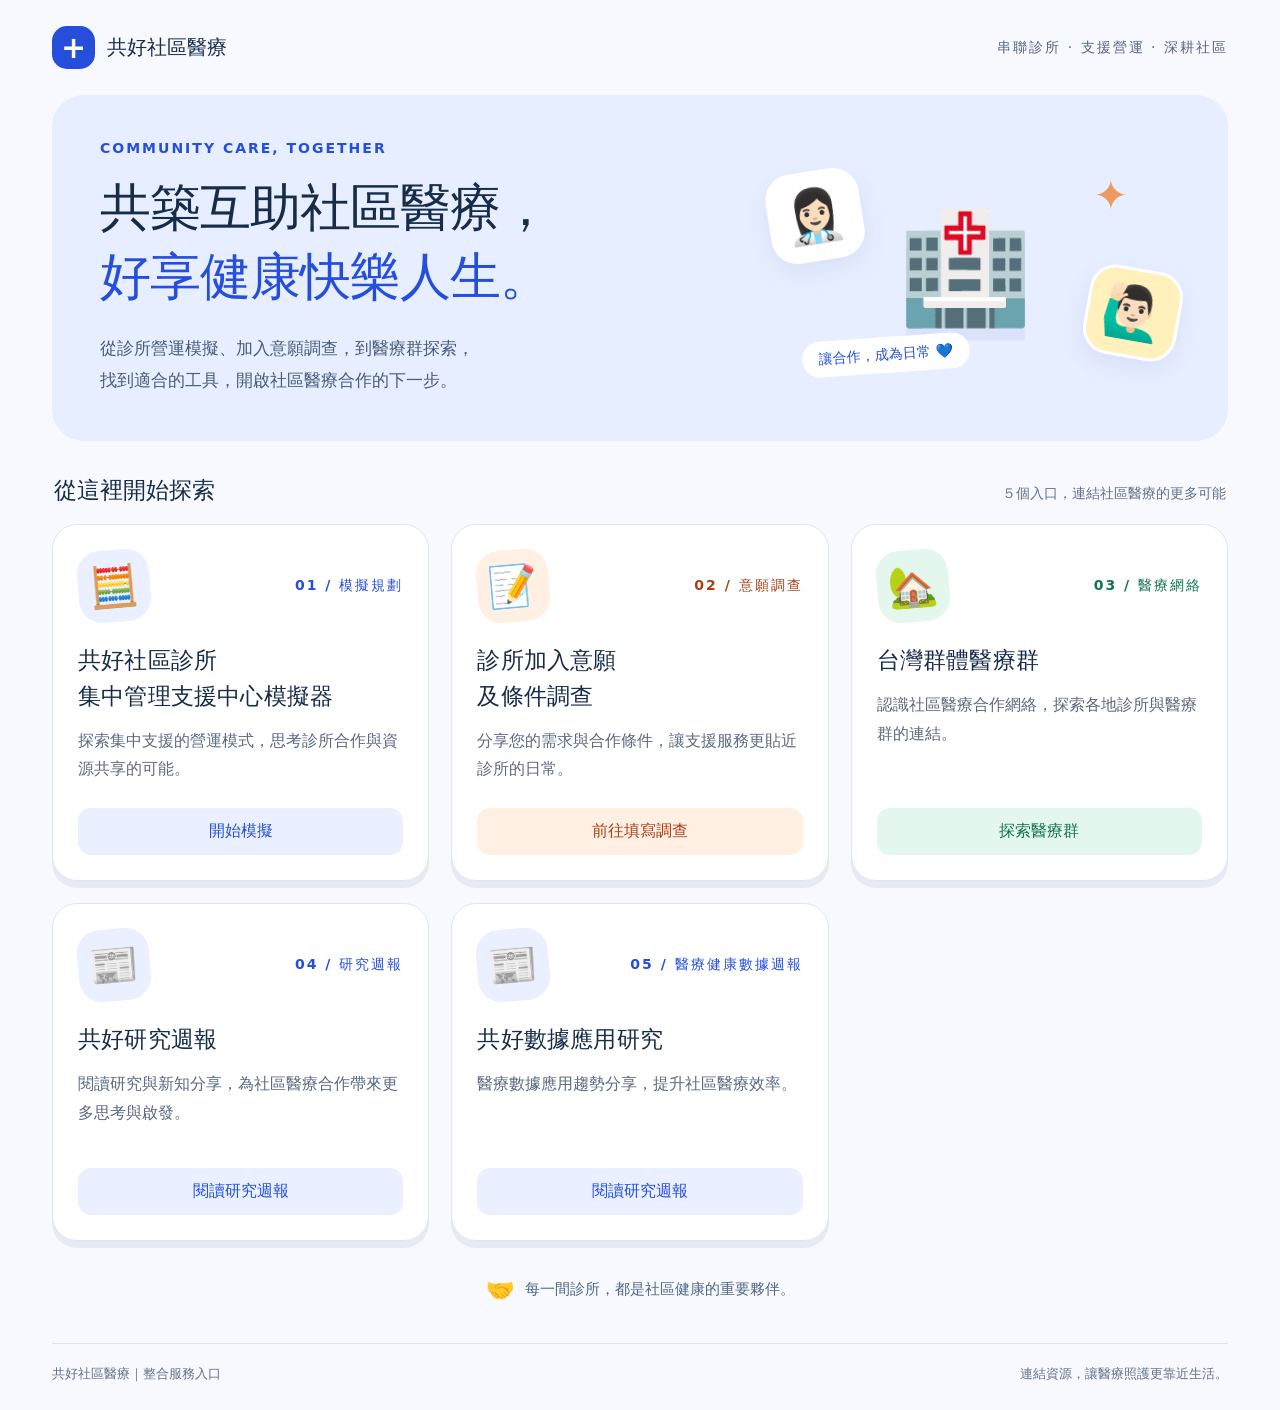
<file: index.html>
<!doctype html>
<html lang="zh-Hant">
<head>
<meta charset="utf-8">
<meta name="viewport" content="width=device-width, initial-scale=1">
<meta name="theme-color" content="#254fda">
<meta name="description" content="共好社區醫療入口：集中管理支援中心模擬器、診所加入意願及條件調查、台灣群體醫療群。">
<title>共好社區醫療｜共築互助社區醫療，好享健康人生。</title>
<link rel="icon" href="data:image/svg+xml,%3Csvg xmlns='http://www.w3.org/2000/svg' viewBox='0 0 64 64'%3E%3Crect width='64' height='64' rx='18' fill='%23254fda'/%3E%3Cpath d='M27 14h10v13h13v10H37v13H27V37H14V27h13z' fill='white'/%3E%3C/svg%3E">
<style>
:root{font-family:system-ui,-apple-system,"Microsoft JhengHei",sans-serif;color:#172c48;background:#f7f9ff;font-synthesis:none}*{box-sizing:border-box}body{margin:0}a{color:inherit}.skip{position:absolute;top:-100px;left:20px;background:white;padding:12px;z-index:5}.skip:focus{top:10px}header{max-width:1240px;margin:auto;padding:26px 32px;display:flex;justify-content:space-between;align-items:center;gap:16px}.brand{display:flex;align-items:center;gap:12px;font-size:20px;font-weight:800}.mark{display:grid;place-items:center;background:#254fda;color:#fff;width:43px;height:43px;border-radius:15px;font-size:30px}.nav-note{font-size:14px;color:#53647d;letter-spacing:2px}main{max-width:1240px;margin:auto;padding:0 32px 40px}.hero{position:relative;overflow:hidden;border-radius:32px;background:#e7eeff;padding:45px 48px;display:grid;grid-template-columns:1.45fr 1fr;align-items:center;gap:28px}.eyebrow{font-size:14px;font-weight:800;letter-spacing:2px;color:#254fda;margin:0 0 18px}.hero h1{font-size:clamp(32px,4vw,51px);line-height:1.35;letter-spacing:-1px;margin:0 0 20px}.hero h1 span{color:#254fda}.intro{font-size:17px;line-height:1.9;color:#475b78;max-width:580px;margin:0}.community{position:relative;text-align:center;min-height:210px;display:flex;align-items:center;justify-content:center}.clinic{font-size:108px;filter:drop-shadow(0 12px 0 #264fa611);animation:bob 5s ease-in-out infinite}.friend{position:absolute;font-size:51px;padding:12px;background:#fff;border:3px solid #fff;border-radius:26px;box-shadow:0 9px 24px #3654a015;transform:rotate(-9deg);left:4%;top:8px}.friend.two{left:auto;right:0;top:105px;background:#fff0bc;transform:rotate(10deg)}.spark{position:absolute;right:12%;top:8px;color:#ed9960;font-size:42px}.pill{position:absolute;bottom:0;left:12%;background:#fff;color:#254fda;padding:9px 17px;border-radius:30px;font-size:14px;font-weight:800;transform:rotate(-4deg)}.section-head{display:flex;align-items:baseline;justify-content:space-between;gap:16px;margin:34px 2px 18px}.section-head h2{margin:0;font-size:23px}.section-head p{margin:0;color:#617087;font-size:14px}.cards{display:grid;grid-template-columns:repeat(3,minmax(0,1fr));gap:22px}.card{--accent:#254fda;--soft:#eaf0ff;display:flex;flex-direction:column;position:relative;text-decoration:none;background:white;border:1px solid #dfe6f0;border-radius:25px;padding:25px;min-height:338px;box-shadow:0 7px 0 #e5eaf5;transition:transform .2s,box-shadow .2s,border-color .2s}.card:hover{transform:translateY(-6px);box-shadow:0 13px 0 var(--soft);border-color:var(--accent)}.card:focus-visible{outline:4px solid var(--accent);outline-offset:5px}.card.orange{--accent:#a94015;--soft:#fff0e3}.card.green{--accent:#137350;--soft:#e3f7ed}.card-top{display:flex;justify-content:space-between;align-items:center;margin-bottom:21px}.icon{width:72px;height:72px;display:grid;place-items:center;background:var(--soft);border-radius:23px;font-size:40px;transform:rotate(-5deg)}.number{color:var(--accent);font-size:14px;font-weight:800;letter-spacing:2px}.card h3{font-size:23px;line-height:1.55;margin:0 0 12px;letter-spacing:.2px}.card p{margin:0 0 24px;color:#5a6a80;font-size:16px;line-height:1.8}.button{display:block;margin-top:auto;background:var(--soft);color:var(--accent);font-weight:800;border-radius:13px;padding:13px 16px;text-align:center;transition:background .2s,color .2s}.card:hover .button{background:var(--accent);color:white}.closing{display:flex;align-items:center;justify-content:center;gap:10px;margin:35px 0 0;color:#526783;font-size:15px}.closing span{font-size:23px}footer{max-width:1176px;margin:0 auto;padding:21px 0 27px;border-top:1px solid #dde4ef;display:flex;justify-content:space-between;color:#617087;font-size:13px;gap:12px}@keyframes bob{0%,100%{transform:translateY(0) rotate(-3deg)}50%{transform:translateY(-8px) rotate(3deg)}}@media(prefers-reduced-motion:reduce){*,*:before,*:after{animation:none!important;transition:none!important}}@media(max-width:900px){.hero{padding:32px;grid-template-columns:1.6fr 1fr}.cards{gap:15px}.card{padding:20px}.card h3{font-size:20px}.friend{font-size:35px;left:0}.clinic{font-size:83px}.pill{left:0}.nav-note{letter-spacing:0}}@media(max-width:700px){header{padding:20px}.brand{font-size:18px}.nav-note{display:none}main{padding:0 20px 26px}.hero{padding:28px 24px;grid-template-columns:1fr;gap:20px}.hero h1{font-size:34px}.community{min-height:170px;width:260px;margin:0 auto}.clinic{font-size:90px}.friend.two{top:65px}.pill{bottom:0}.cards{grid-template-columns:1fr;gap:22px}.card{min-height:0;padding:24px}.card h3{font-size:23px}.card-top{margin-bottom:17px}.section-head{display:block;margin-top:30px}.section-head p{margin-top:8px}.closing{font-size:14px}footer{margin:0 20px;flex-direction:column}.intro{font-size:16px}}
</style>
</head>
<body>
<a class="skip" href="#tools">跳至功能入口</a>
<header><div class="brand"><span class="mark" aria-hidden="true">+</span>共好社區醫療</div><span class="nav-note">串聯診所 · 支援營運 · 深耕社區</span></header>
<main>
<section class="hero" aria-labelledby="title">
<div><p class="eyebrow">COMMUNITY CARE, TOGETHER</p><h1 id="title">共築互助社區醫療，<br><span>好享健康快樂人生。</span></h1><p class="intro">從診所營運模擬、加入意願調查，到醫療群探索，<br>找到適合的工具，開啟社區醫療合作的下一步。</p></div>
<div class="community" role="img" aria-label="診所、醫護人員與社區夥伴的趣味圖示"><span class="friend">👩🏻‍⚕️</span><span class="clinic">🏥</span><span class="friend two">🙋🏻‍♂️</span><span class="spark">✦</span><span class="pill">讓合作，成為日常 💙</span></div>
</section>
<section id="tools" aria-labelledby="tools-title"><div class="section-head"><h2 id="tools-title">從這裡開始探索</h2><p>５個入口，連結社區醫療的更多可能</p></div>
<div class="cards">
<!-- 同網域根目錄路徑；如需跨網域使用，將 href 改為完整網址。 -->
<a class="card" href="/IVD/hub_simulat/"><div class="card-top"><span class="icon" aria-hidden="true">🧮</span><span class="number">01 / 模擬規劃</span></div><h3>共好社區診所<br>集中管理支援中心模擬器</h3><p>探索集中支援的營運模式，思考診所合作與資源共享的可能。</p><span class="button">開始模擬</span></a>
<a class="card orange" href="/IVD/community_clinic_survey/"><div class="card-top"><span class="icon" aria-hidden="true">📝</span><span class="number">02 / 意願調查</span></div><h3>診所加入意願<br>及條件調查</h3><p>分享您的需求與合作條件，讓支援服務更貼近診所的日常。</p><span class="button">前往填寫調查</span></a>
<a class="card green" href="/IVD/clinic_group/"><div class="card-top"><span class="icon" aria-hidden="true">🏡</span><span class="number">03 / 醫療網絡</span></div><h3>台灣群體醫療群</h3><p>認識社區醫療合作網絡，探索各地診所與醫療群的連結。</p><span class="button">探索醫療群</span></a>
<a class="card purple" href="/IVD/weeknews/"><div class="card-top"><span class="icon" aria-hidden="true">📰</span><span class="number">04 / 研究週報</span></div><h3>共好研究週報</h3><p>閱讀研究與新知分享，為社區醫療合作帶來更多思考與啟發。</p><span class="button">閱讀研究週報</span></a>
<a class="card purple" href="/IVD/FHIRHIS/"><div class="card-top"><span class="icon" aria-hidden="true">📰</span><span class="number">05 / 醫療健康數據週報</span></div><h3>共好數據應用研究</h3><p>醫療數據應用趨勢分享，提升社區醫療效率。</p><span class="button">閱讀研究週報</span></a>  
</div></section>
<p class="closing"><span aria-hidden="true">🤝</span>每一間診所，都是社區健康的重要夥伴。</p>
</main>
<footer><span>共好社區醫療｜整合服務入口</span><span>連結資源，讓醫療照護更靠近生活。</span></footer>
</body>
</html>
</file>
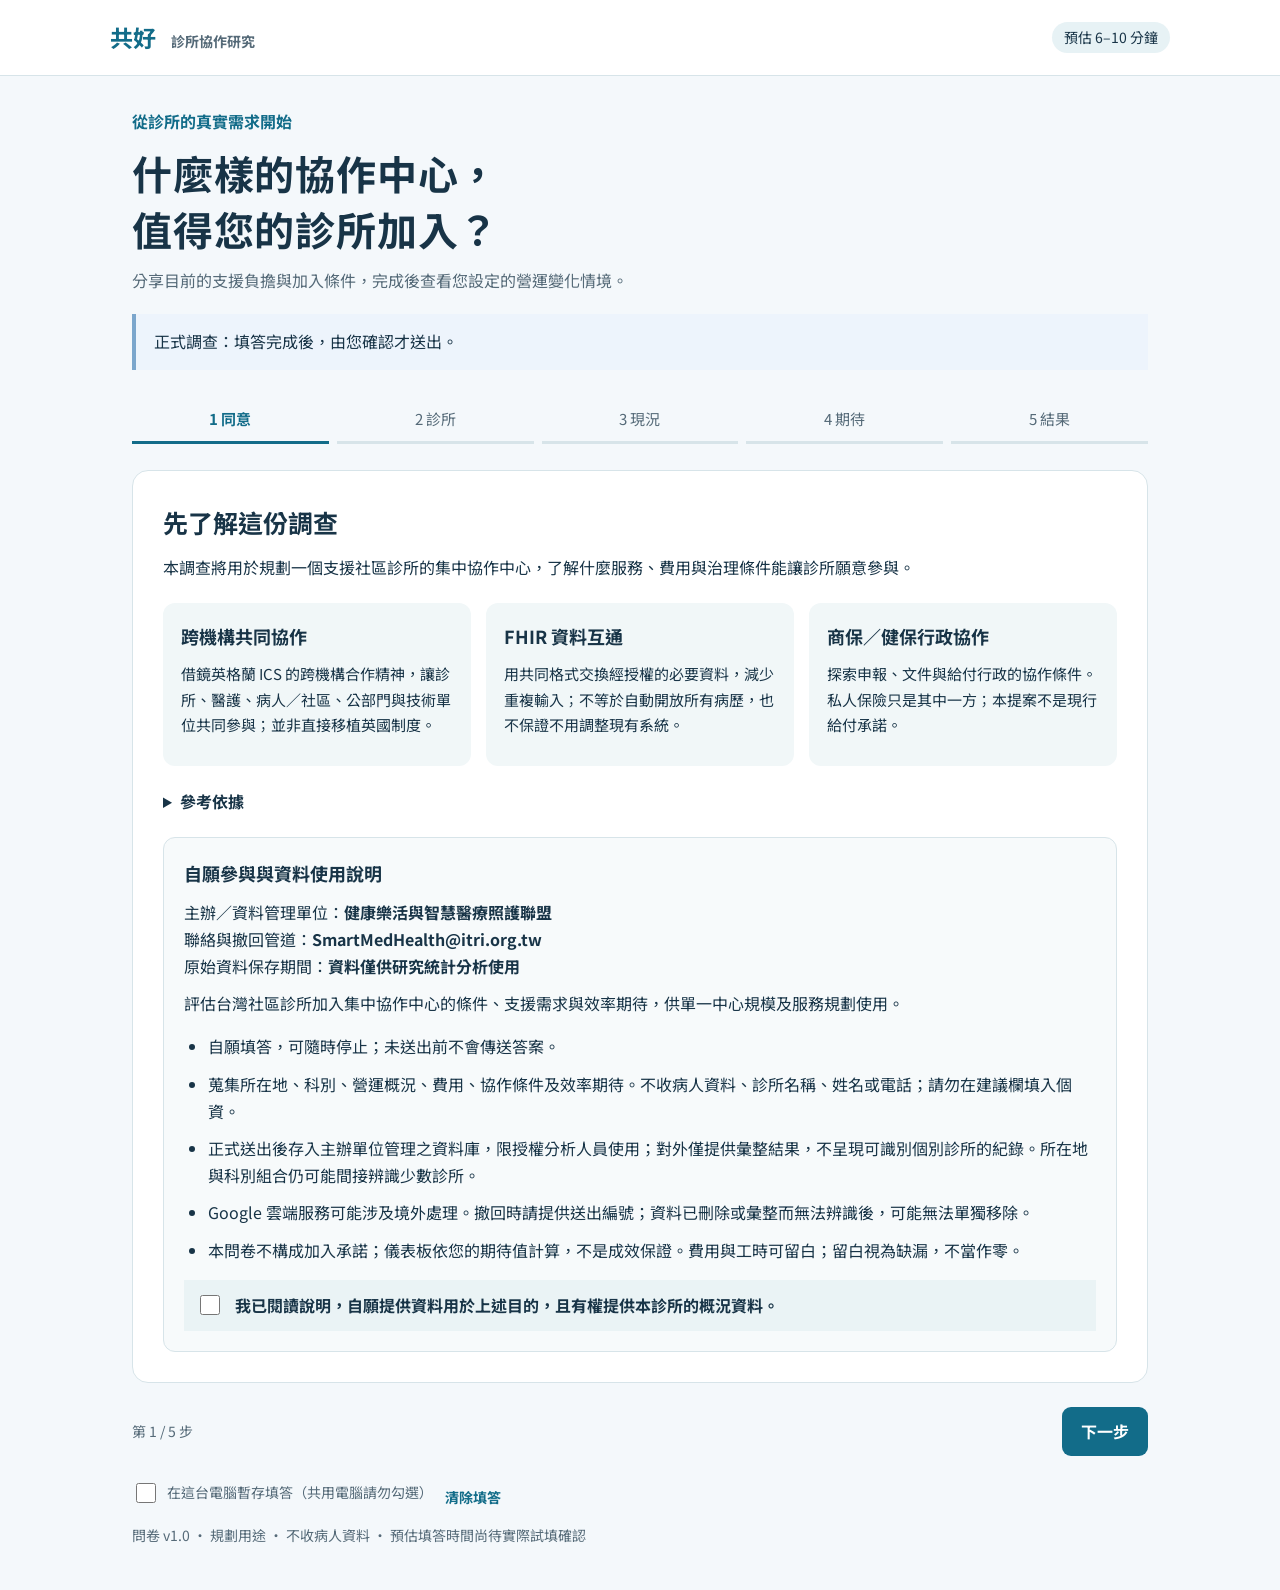
<file: community_clinic_survey/index.html>
<!doctype html><html lang="zh-Hant"><head><meta charset="utf-8"><meta name="viewport" content="width=device-width,initial-scale=1"><title>社區診所協作需求調查</title><meta name="description" content="診所營運參數、集中協作意願與效率期待調查。"><link rel="stylesheet" href="styles.css"></head><body>
<header><a href="#" aria-label="問卷首頁">共好 <span>診所協作研究</span></a><span class="tag">預估 6–10 分鐘</span></header>
<main><div class="intro"><span class="eyebrow">從診所的真實需求開始</span><h1>什麼樣的協作中心，<br>值得您的診所加入？</h1><p>分享目前的支援負擔與加入條件，完成後查看您設定的營運變化情境。</p></div>
<div id="mode" class="notice"></div>
<nav class="steps" aria-label="填寫進度"><span>1 同意</span><span>2 診所</span><span>3 現況</span><span>4 期待</span><span>5 結果</span></nav>
<form id="survey" novalidate>
<section class="step" data-step="0"><h2>先了解這份調查</h2><p>本調查將用於規劃一個支援社區診所的集中協作中心，了解什麼服務、費用與治理條件能讓診所願意參與。</p>
<div class="concepts"><article><h3>跨機構共同協作</h3><p>借鏡英格蘭 ICS 的跨機構合作精神，讓診所、醫護、病人／社區、公部門與技術單位共同參與；並非直接移植英國制度。</p></article><article><h3>FHIR 資料互通</h3><p>用共同格式交換經授權的必要資料，減少重複輸入；不等於自動開放所有病歷，也不保證不用調整現有系統。</p></article><article><h3>商保／健保行政協作</h3><p>探索申報、文件與給付行政的協作條件。私人保險只是其中一方；本提案不是現行給付承諾。</p></article></div>
<details><summary>參考依據</summary><p><a href="https://www.england.nhs.uk/integratedcare/what-is-integrated-care/" target="_blank" rel="noopener">NHS England：整合照護</a> · <a href="https://twcore.mohw.gov.tw/ig/twcore/" target="_blank" rel="noopener">衛福部 TW Core FHIR 指引</a></p></details>
<div class="consent"><h3>自願參與與資料使用說明</h3><p>主辦／資料管理單位：<strong id="organizer"></strong><br>聯絡與撤回管道：<strong id="contact"></strong><br>原始資料保存期間：<strong id="retention"></strong></p><p id="purpose"></p><ul><li>自願填答，可隨時停止；未送出前不會傳送答案。</li><li>蒐集所在地、科別、營運概況、費用、協作條件及效率期待。不收病人資料、診所名稱、姓名或電話；請勿在建議欄填入個資。</li><li>正式送出後存入主辦單位管理之資料庫，限授權分析人員使用；對外僅提供彙整結果，不呈現可識別個別診所的紀錄。所在地與科別組合仍可能間接辨識少數診所。</li><li>Google 雲端服務可能涉及境外處理。撤回時請提供送出編號；資料已刪除或彙整而無法辨識後，可能無法單獨移除。</li><li>本問卷不構成加入承諾；儀表板依您的期待值計算，不是成效保證。費用與工時可留白；留白視為缺漏，不當作零。</li></ul><label class="check"><input id="consent" type="checkbox">我已閱讀說明，自願提供資料用於上述目的，且有權提供本診所的概況資料。</label></div></section>
<section class="step" data-step="1" hidden><h2>診所的基本輪廓</h2><p class="lead">不填名稱與地址，只需所在區域及主要診療類型。</p><div id="basic" class="grid"></div></section>
<section class="step" data-step="2" hidden><h2>目前花了多少支援成本？</h2><p class="lead">以最近一個完整月份為準。可填概估；不清楚或不願提供請留白，沒有這項支出才填 0。</p><div id="baseline" class="grid"></div><div class="notice">只填採購、IT 與行政支出，不含醫師診療收入、醫護臨床薪資、房租與設備折舊。混合臨床與行政工作的薪資，請只估行政占比，避免重複列計。</div></section>
<section class="step" data-step="3" hidden><h2>什麼條件下願意加入？</h2><p class="lead">請依真實意願填答；選擇不願意加入，同樣有助規劃。</p><div id="expectations" class="grid"></div></section>
<section class="step" data-step="4" hidden><h2>您的營運情境儀表板</h2><p class="lead">以下是「您期待的變化」，尚未證明中心能達成。未送出也可查看；答案不會因試算而改寫。</p><div id="dashboard"></div><details><summary>查看我的填答內容</summary><dl id="review"></dl></details><div class="consent"><h3>確認後再送出</h3><p>送出的是原始答案及同意紀錄；下方調整的試算月費不會取代「最多願付費」。</p><div id="submit-status" role="status" aria-live="polite"></div><button id="submit" type="button">同意並送出問卷</button><button id="download" type="button" class="secondary">下載我的填答紀錄</button><p class="small">下載檔含您提供的營運資料，請自行妥善保存。若送出失敗，請保留此檔與送出編號。</p></div></section>
<div id="errors" role="alert" tabindex="-1"></div><div class="actions"><button id="back" type="button" class="secondary">上一步</button><span id="progress"></span><button id="next" type="button">下一步</button></div></form>
<footer><label><input type="checkbox" id="remember"> 在這台電腦暫存填答（共用電腦請勿勾選）</label><button type="button" class="text" id="clear">清除填答</button><p>問卷 v1.0 · 規劃用途 · 不收病人資料 · 預估填答時間尚待實際試填確認</p></footer></main>
<iframe name="submission-receipt" id="receipt" title="資料送出回覆" hidden></iframe><script src="config.js"></script><script src="schema.js"></script><script src="app.js"></script></body></html>
</file>
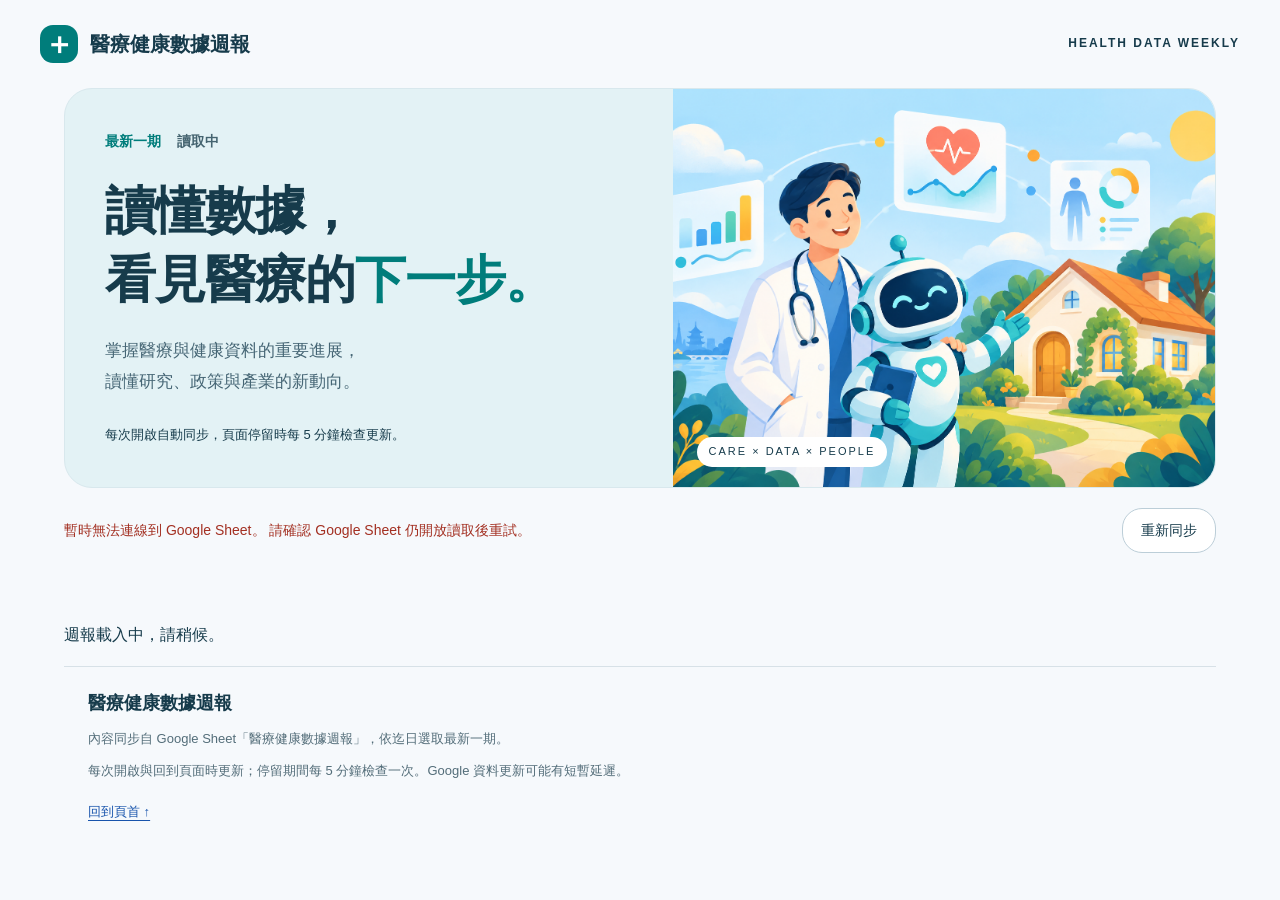
<file: FHIRHIS/index.html>
<!doctype html><html lang="zh-Hant"><head><meta charset="utf-8"><meta name="viewport" content="width=device-width, initial-scale=1"><meta name="theme-color" content="#123c51"><title>醫療健康數據週報｜最新一期</title><link rel="stylesheet" href="styles.css"></head><body><header><a class="brand" href="#top"><span class="brandmark">＋</span>醫療健康數據週報</a><span class="edition">HEALTH DATA WEEKLY</span></header><main id="top"><section class="hero"><div class="herocopy"><div class="eyebrow">最新一期 <span>讀取中</span></div><h1>讀懂數據，<br>看見醫療的<span>下一步。</span></h1><p>掌握醫療與健康資料的重要進展，<br>讀懂研究、政策與產業的新動向。</p><div class="meta">每次開啟自動同步，頁面停留時每 5 分鐘檢查更新。</div></div><div class="art"><img src="health-editorial.png" alt="醫師與友善醫療機器人一起探索社區照護與健康數據的卡通插圖"><span class="artlabel">CARE × DATA × PEOPLE</span></div></section><div class="syncbar"><span id="sync-status" role="status" aria-live="polite">正在讀取 Google Sheet 最新內容…</span><button id="refresh" type="button">重新同步</button></div><nav aria-label="本期導覽"></nav><div id="report"><p>週報載入中，請稍候。</p></div><noscript>請啟用 JavaScript 以讀取最新週報。</noscript></main><footer><strong>醫療健康數據週報</strong><p>內容同步自 Google Sheet「醫療健康數據週報」，依迄日選取最新一期。</p><p>每次開啟與回到頁面時更新；停留期間每 5 分鐘檢查一次。Google 資料更新可能有短暫延遲。</p><a href="#top">回到頁首 ↑</a></footer><script src="app.js" defer></script></body></html>
</file>
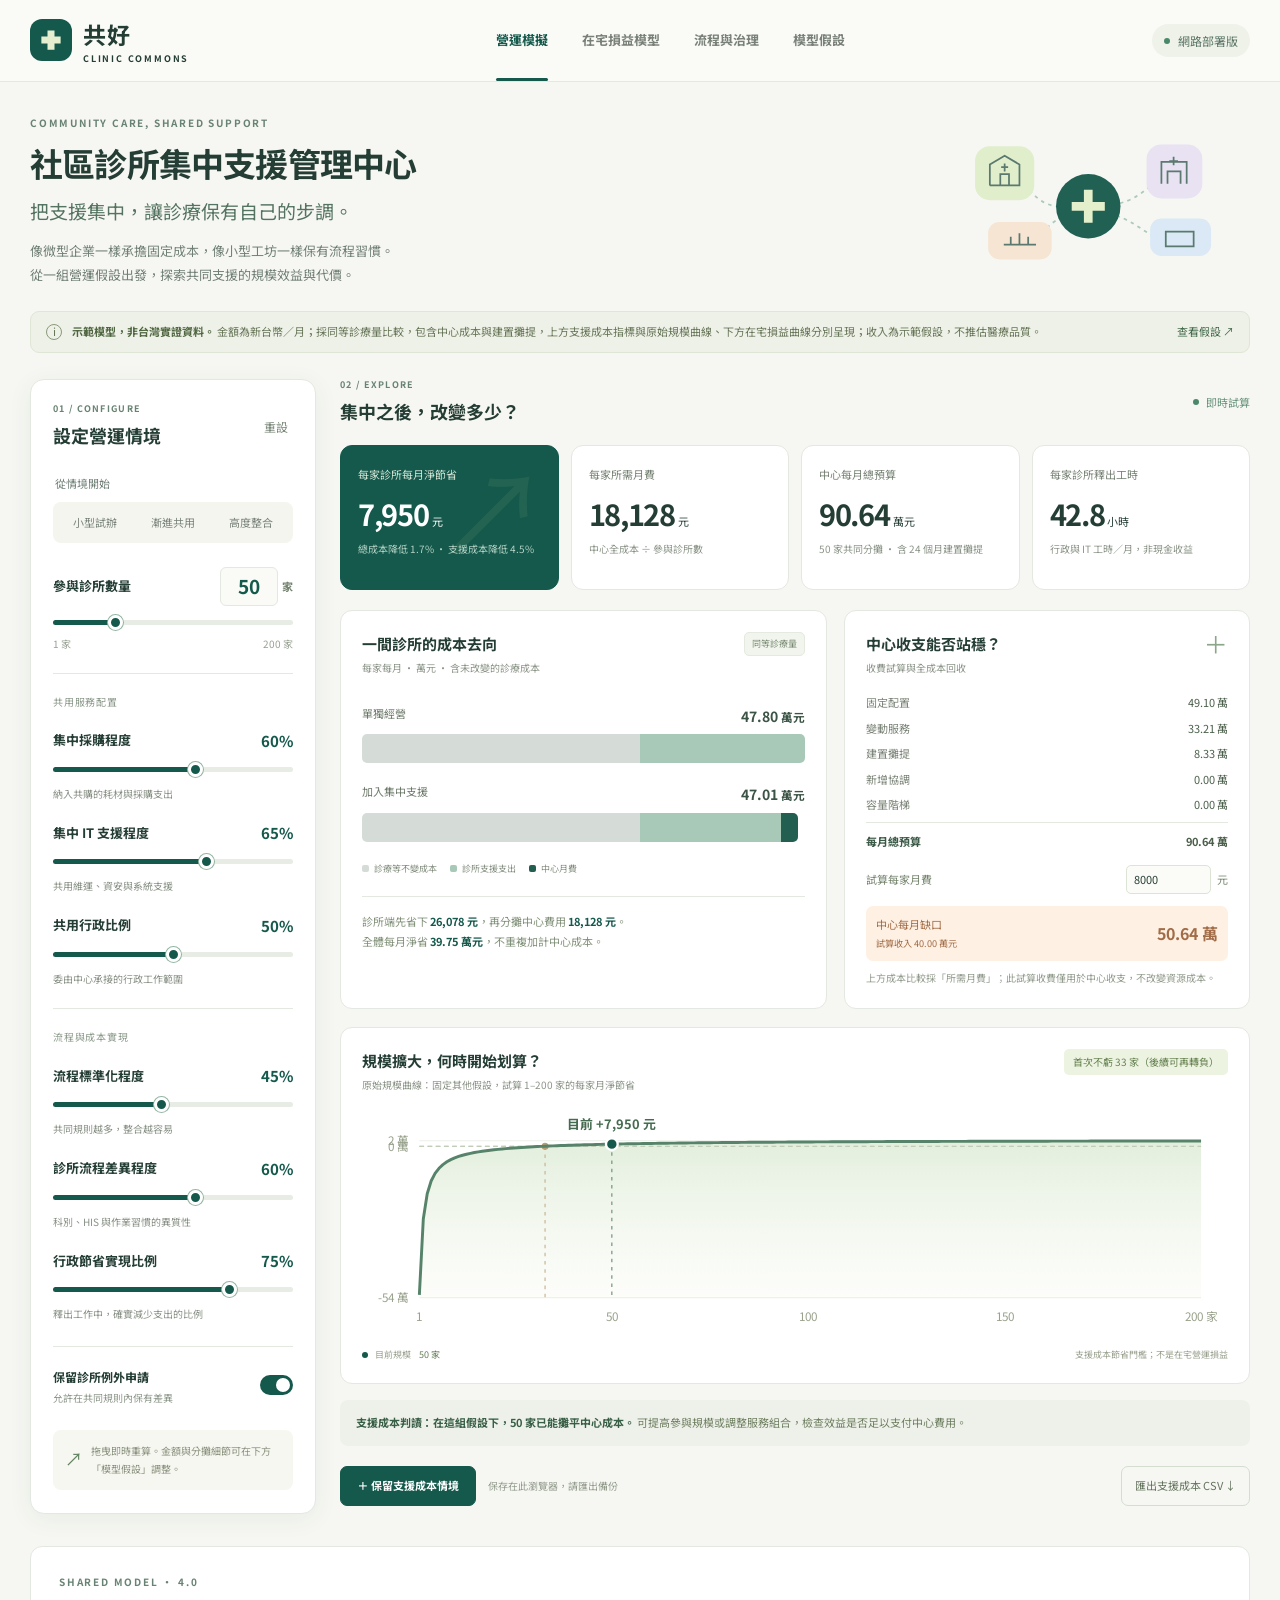
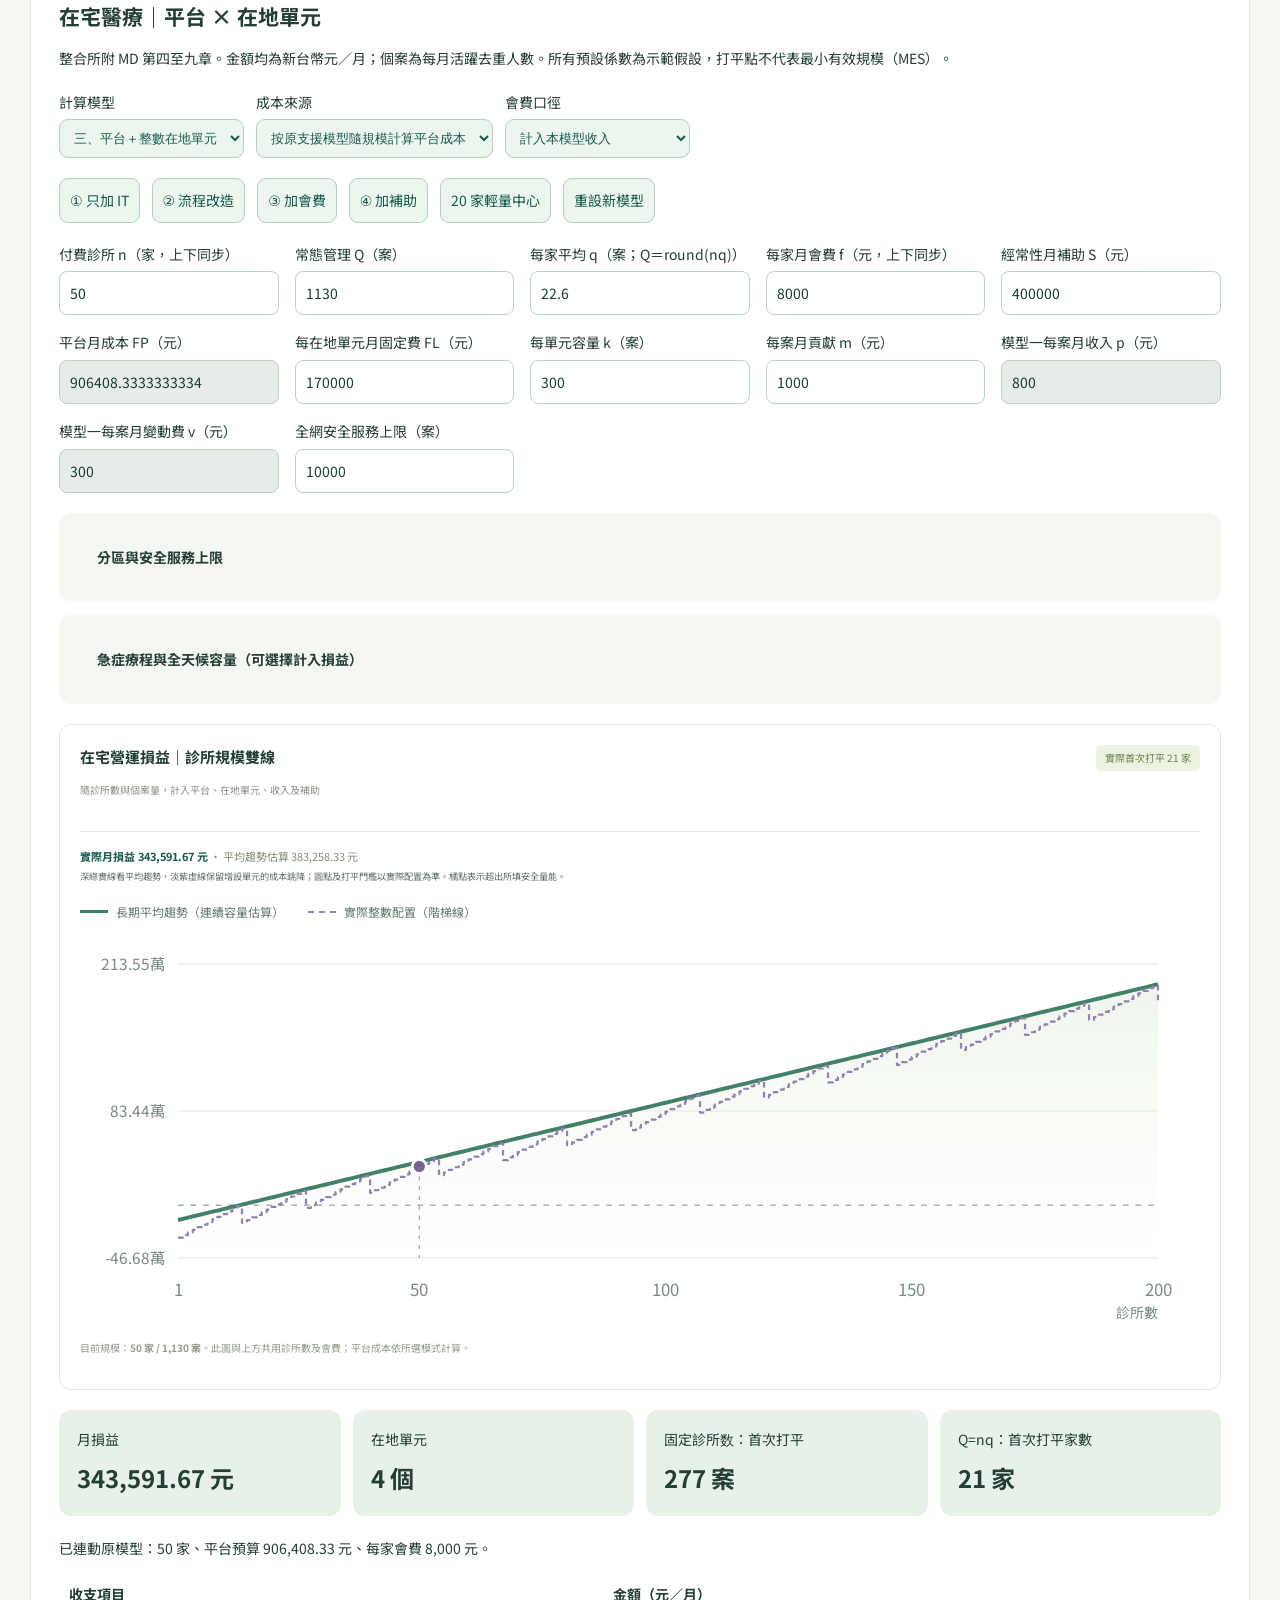
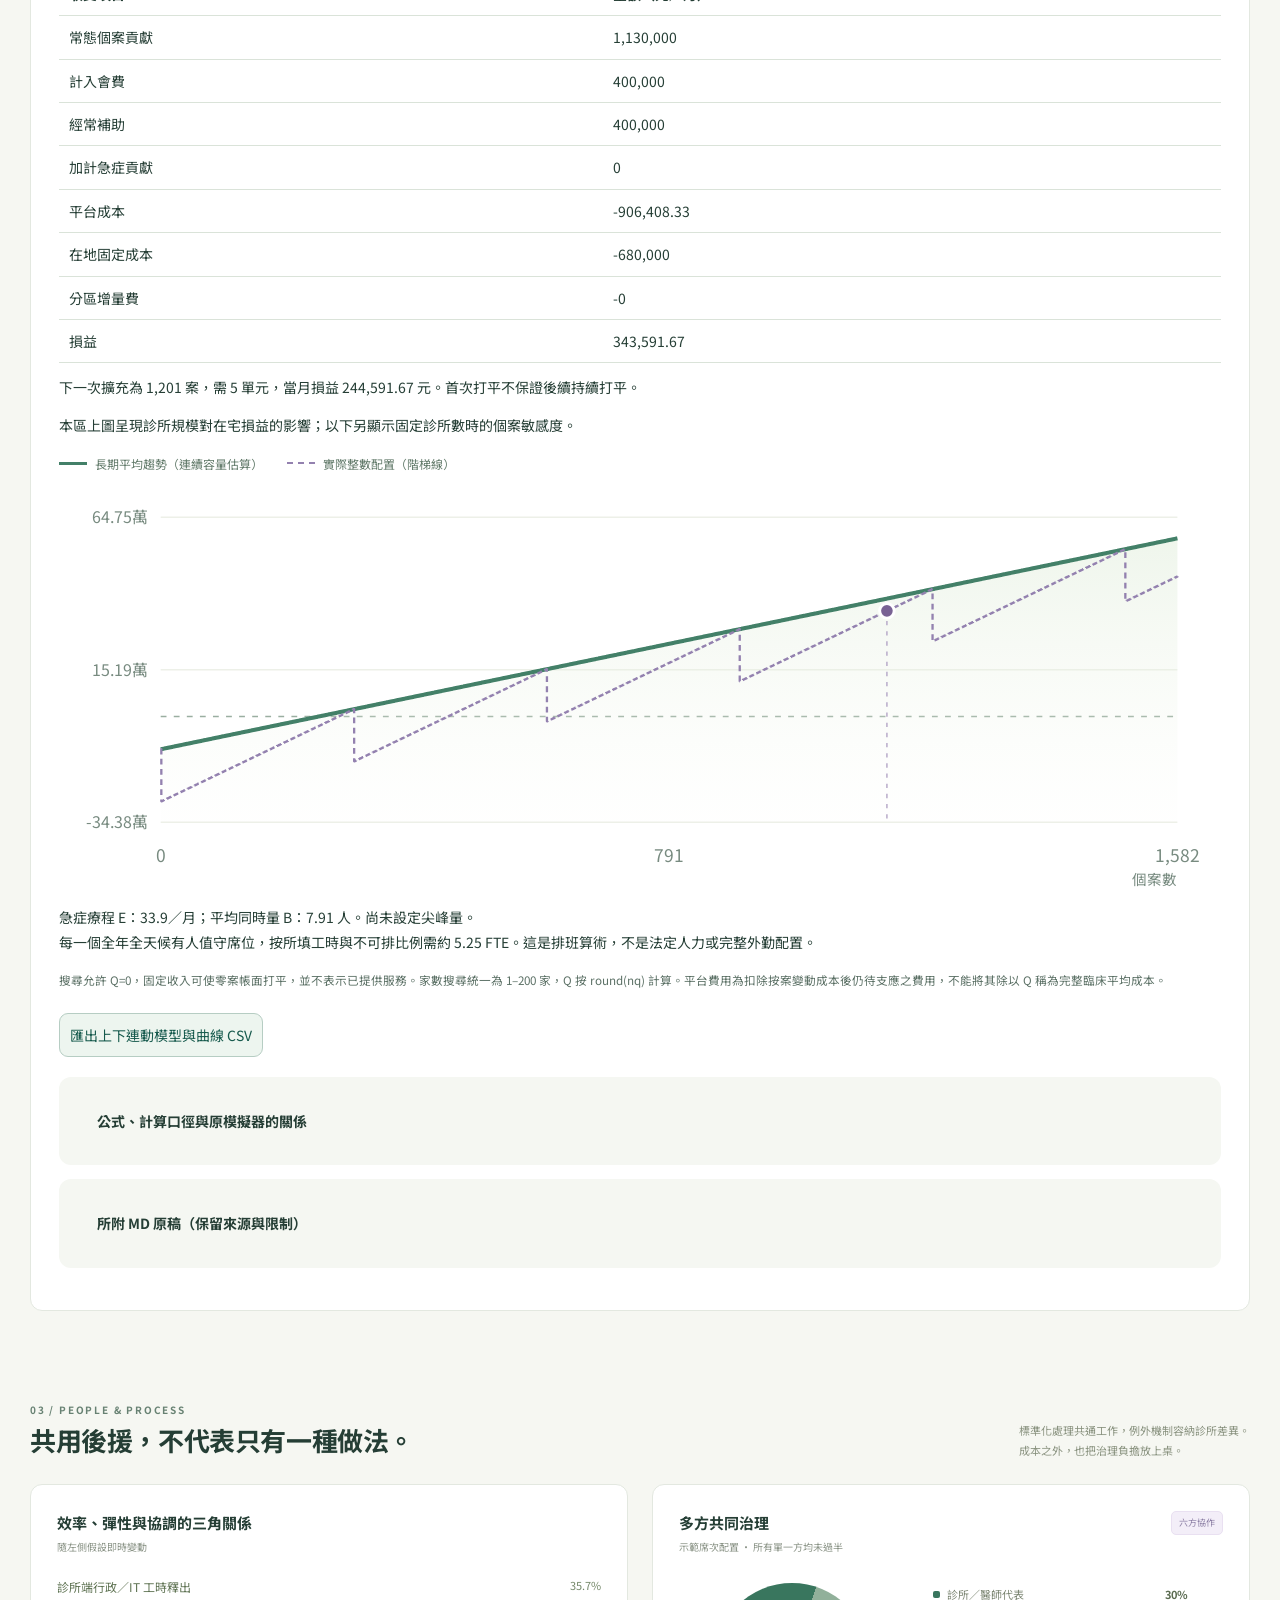
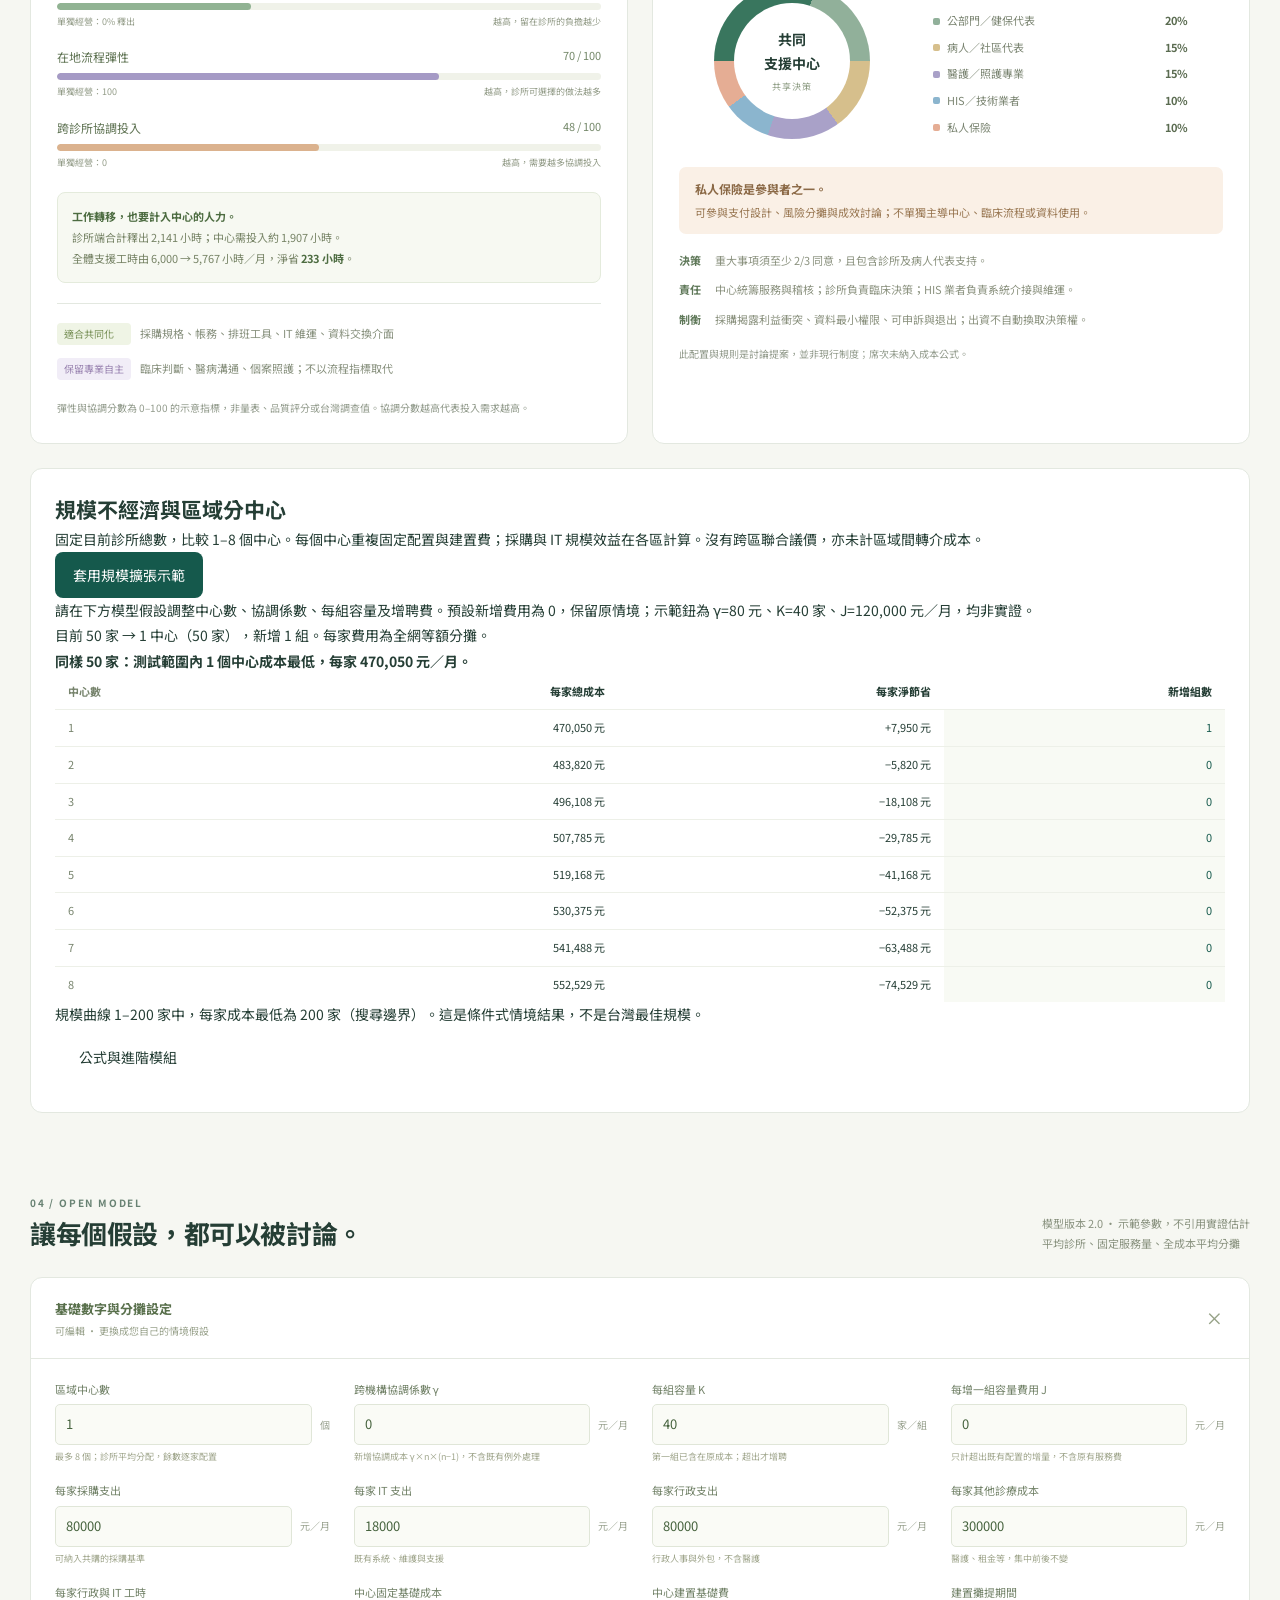
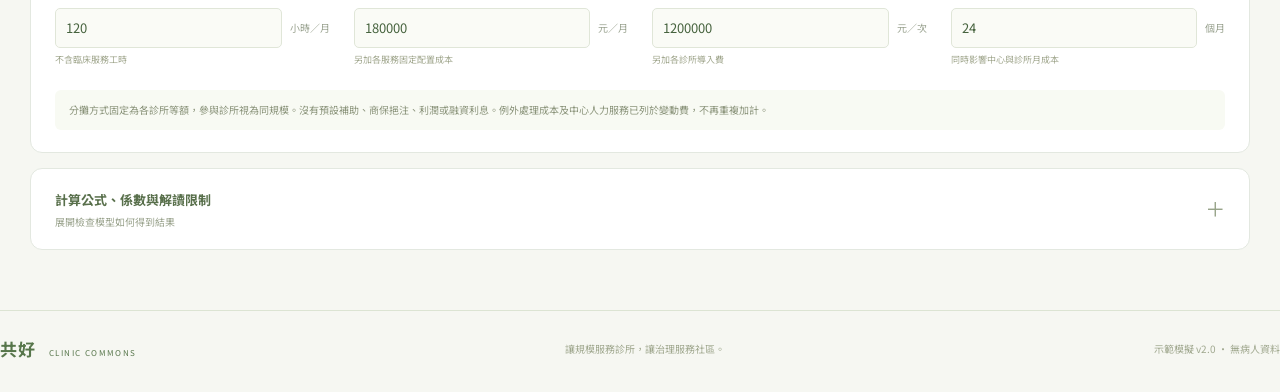
<file: hub_simulat/index.html>
<!doctype html>
<html lang="zh-Hant">
<head>
  <meta charset="UTF-8"><meta name="viewport" content="width=device-width, initial-scale=1">
  <meta name="description" content="社區診所集中支援管理中心互動模擬：探索規模、成本、流程彈性與多方治理。所有數值皆為示範假設。">
  <meta name="theme-color" content="#15594c"><meta name="robots" content="noindex,nofollow">
  <title>共好 Clinic Commons｜社區診所集中支援管理中心</title>
  <link rel="icon" href="data:image/svg+xml,%3Csvg xmlns='http://www.w3.org/2000/svg' viewBox='0 0 40 40'%3E%3Crect width='40' height='40' rx='12' fill='%2315594c'/%3E%3Cpath d='M17 9h6v8h8v6h-8v8h-6v-8H9v-6h8z' fill='%23e5f1c6'/%3E%3C/svg%3E">
  
  
<link rel="stylesheet" href="./styles.css?v=web-1">
<script src="./app.js?v=web-1" defer></script>
<script src="./care-model.js?v=web-1" defer></script>
</head>
<body>
  <a class="skip-link" href="#simulation">跳至模擬器</a>
  <header class="site-header">
    <a class="brand" href="#top" aria-label="共好 Clinic Commons 首頁"><span class="brand-mark" aria-hidden="true"><svg viewBox="0 0 32 32"><path d="M12 5h8v7h7v8h-7v7h-8v-7H5v-8h7z" fill="currentColor"/></svg></span><span>共好<span class="brand-en">CLINIC COMMONS</span></span></a>
    <nav aria-label="主選單"><a href="#simulation" class="active">營運模擬</a><a href="#care-model">在宅損益模型</a><a href="#governance">流程與治理</a><a href="#assumptions">模型假設</a></nav>
    <span class="header-tag"><span class="status-dot"></span> 網路部署版</span>
  </header>
  <main id="top">
    <section id="simulation" class="simulation-section" aria-labelledby="page-title">
      <div class="intro">
        <div><div class="eyebrow">COMMUNITY CARE, SHARED SUPPORT</div><h1 id="page-title">社區診所集中支援管理中心</h1><p class="intro-sub">把支援集中，讓診療保有自己的步調。</p><p class="intro-detail">像微型企業一樣承擔固定成本，像小型工坊一樣保有流程習慣。<br class="desktop-break">從一組營運假設出發，探索共同支援的規模效益與代價。</p></div>
        <div class="intro-art" aria-hidden="true"><svg viewBox="0 0 310 150"><path d="M55 48C90 48 84 93 142 82M255 44C226 44 220 83 166 82M78 130C93 130 105 94 142 89M254 124C220 124 212 96 166 89" fill="none" stroke="#aac7b9" stroke-width="2" stroke-dasharray="4 5"/><rect x="23" y="14" width="68" height="62" rx="17" fill="#e0eecb"/><rect x="220" y="12" width="64" height="62" rx="17" fill="#e8e1f3"/><rect x="38" y="101" width="73" height="43" rx="13" fill="#f7e5d2"/><rect x="224" y="97" width="70" height="43" rx="13" fill="#d9e9f6"/><g fill="none" stroke="#537367" stroke-width="2"><path d="M40 59V35l17-10 17 10v24H40m12 0V46h10v13m-5-25v9m-4-5h8M237 57V32h29v25m-22 0V43h15v14m-8-31v10m-5-5h10M56 127h37m-29-9v9m10-13v13m10-9v9M242 112h32v17h-32z"/></g><circle cx="153" cy="83" r="37" fill="#15594c"/><path d="M148 64h10v14h14v10h-14v14h-10V88h-14V78h14z" fill="#e4f0c9"/></svg></div>
      </div>
      <div class="notice"><span class="notice-icon" aria-hidden="true">i</span><p><strong>示範模型，非台灣實證資料。</strong> 金額為新台幣／月；採同等診療量比較，包含中心成本與建置攤提，上方支援成本指標與原始規模曲線、下方在宅損益曲線分別呈現；收入為示範假設，不推估醫療品質。</p><a href="#assumptions">查看假設 <span aria-hidden="true">↗</span></a></div>
      <div class="workspace">
        <aside class="control-panel" aria-labelledby="controls-title">
          <div class="panel-heading"><div><span class="eyebrow small">01 / CONFIGURE</span><h2 id="controls-title">設定營運情境</h2></div><button id="reset" class="text-button" type="button">重設</button></div>
          <fieldset class="preset-field"><legend>從情境開始</legend><div class="preset-group"><button type="button" data-preset="pilot">小型試辦</button><button type="button" data-preset="balanced" class="selected" aria-pressed="true">漸進共用</button><button type="button" data-preset="integrated">高度整合</button></div></fieldset>
          <div class="control clinic-count"><div class="control-label"><label for="n">參與診所數量</label><div class="number-wrap"><input type="number" id="n-number" min="1" max="200" step="1" value="60" aria-label="參與診所數量精確輸入"><span>家</span></div></div><input type="range" id="n" min="1" max="200" value="60" step="1"><div class="range-end"><span>1 家</span><span>200 家</span></div></div>
          <div class="controls-divider">共用服務配置</div>
          <div id="service-controls"></div>
          <div class="controls-divider">流程與成本實現</div>
          <div id="process-controls"></div>
          <label class="switch-row" for="exceptions"><span><strong>保留診所例外申請</strong><small>允許在共同規則內保有差異</small></span><input type="checkbox" id="exceptions" checked role="switch"><span class="switch-track" aria-hidden="true"></span></label>
          <div class="control-note"><span aria-hidden="true">↗</span> 拖曳即時重算。金額與分攤細節可在下方「模型假設」調整。</div>
        </aside>
        <div class="result-panel">
          <div class="results-heading"><div><span class="eyebrow small">02 / EXPLORE</span><h2>集中之後，改變多少？</h2></div><span class="live-badge"><span class="status-dot"></span> 即時試算</span></div>
          <div class="metric-grid">
            <article class="metric-card primary"><p id="saving-label">每家診所每月淨節省</p><div class="metric-value" id="net-saving">—</div><p class="metric-foot" id="saving-percent">含中心月費與建置攤提</p><span class="metric-glyph" aria-hidden="true">↗</span></article>
            <article class="metric-card"><p>每家所需月費</p><div class="metric-value" id="required-fee">—</div><p class="metric-foot">中心全成本 ÷ 參與診所數</p></article>
            <article class="metric-card"><p>中心每月總預算</p><div class="metric-value" id="center-budget">—</div><p class="metric-foot" id="budget-foot">固定＋變動＋建置攤提</p></article>
            <article class="metric-card"><p>每家診所釋出工時</p><div class="metric-value" id="hours-saved">—</div><p class="metric-foot">行政與 IT 工時／月，非現金收益</p></article>
          </div>
          <div class="chart-row">
            <article class="card cost-card"><div class="card-heading"><div><h3>一間診所的成本去向</h3><p>每家每月 · 萬元 · 含未改變的診療成本</p></div><span class="subtle-tag">同等診療量</span></div><div id="cost-chart" class="cost-chart" role="img" aria-label="單獨經營與集中支援成本比較"></div><div class="legend"><span><i style="--legend:#d5dcd7"></i>診療等不變成本</span><span><i style="--legend:#a9c9b8"></i>診所支援支出</span><span><i style="--legend:#235f50"></i>中心月費</span></div><div class="chart-insight" id="cost-insight"></div></article>
            <article class="card budget-card"><div class="card-heading"><div><h3>中心收支能否站穩？</h3><p>收費試算與全成本回收</p></div><span class="small-icon" aria-hidden="true">＋</span></div><dl class="budget-lines" id="budget-lines"></dl><label class="fee-input-label" for="targetFee">試算每家月費 <div><input id="targetFee" type="number" min="0" max="200000" step="1" value="22000"><span>元</span></div></label><div id="budget-balance" class="budget-balance"></div><p class="micro">上方成本比較採「所需月費」；此試算收費僅用於中心收支，不改變資源成本。</p></article>
          </div>
          <article class="card scale-card"><div class="card-heading"><div><h3>規模擴大，何時開始划算？</h3><p>原始規模曲線：固定其他假設，試算 1–200 家的每家月淨節省</p></div><span id="threshold-label" class="threshold-badge"></span></div><div id="scale-chart" class="scale-chart"></div><div class="scale-footer"><span><i class="point-dot"></i> 目前規模 <strong id="current-scale">60 家</strong></span><span>支援成本節省門檻；不是在宅營運損益</span></div></article>
          <div class="decision-strip" id="decision-insight" aria-live="polite"></div>
          <div class="scenario-actions"><div><button type="button" id="pin-scenario" class="primary-button"><span aria-hidden="true">＋</span> 保留支援成本情境</button><span class="micro">保存在此瀏覽器，請匯出備份</span></div><button type="button" id="export-csv" class="secondary-button">匯出支援成本 CSV <span aria-hidden="true">↓</span></button></div>
          <div id="scenario-comparison" hidden></div>
        </div>
      </div>
    </section>

<section id="care-model" class="card care-panel" aria-labelledby="care-title">
<div class="eyebrow">SHARED MODEL · 4.0</div><h2 id="care-title">在宅醫療｜平台 × 在地單元</h2>
<p>整合所附 MD 第四至九章。金額均為新台幣元／月；個案為每月活躍去重人數。所有預設係數為示範假設，打平點不代表最小有效規模（MES）。</p>
<div class="care-toolbar"><label>計算模型 <select id="care-mode"><option value="integrated">三、平台＋整數在地單元</option><option value="simple">一、管理中心簡化損益</option><option value="local">二、單一在地照護單元</option></select></label><label>成本來源 <select id="care-source"><option value="manual">固定平台預算（報告情境）</option><option value="original">按原支援模型隨規模計算平台成本</option></select></label><label>會費口徑 <select id="care-fees"><option value="external">計入本模型收入</option><option value="internal">全網合併：沖銷內部會費</option></select></label></div>
<div class="care-toolbar" id="care-presets"><button data-care-preset="0">① 只加 IT</button><button data-care-preset="1">② 流程改造</button><button data-care-preset="2">③ 加會費</button><button data-care-preset="3">④ 加補助</button><button id="care-simple">20 家輕量中心</button><button id="care-reset">重設新模型</button></div>
<div id="care-fields" class="care-grid"></div>
<details><summary>分區與安全服務上限</summary><p>每列格式：個案 Qr, 單元容量 kr, 安全服務上限, 額外交通與備援月成本。留白使用全網 ceil(Q/k)。啟用後 Q 由各區加總；單元數為 Σceil(Qr/kr)，各單元固定費仍使用同一 FL。額外費用僅填未含於 m 或 FL 的部分。</p><label for="care-regions">分區資料（每列一區）</label><textarea id="care-regions" rows="4" placeholder="900,300,1000,0&#10;230,150,300,20000"></textarea></details>
<details><summary>急症療程與全天候容量（可選擇計入損益）</summary><p>E = Q × λ × e × a + 外部轉介；平均同時量 B = E × 平均療程日數／30。B 為穩態平均，不能代替尖峰排班。若 m 已含急症貢獻，請勿再勾選加計。</p><label><input type="checkbox" id="care-acute-add"> 將 E × 每療程淨貢獻加到損益（m 必須先排除急症）</label><div class="care-grid" id="care-acute-fields"></div></details>
<div id="care-error" role="alert"></div><div class="card" style="padding:20px;margin:20px 0"><div class="card-heading"><div><h3>在宅營運損益｜診所規模雙線</h3><p>隨診所數與個案量，計入平台、在地單元、收入及補助</p></div><span id="care-scale-threshold" class="threshold-badge"></span></div><div id="care-scale-summary" class="chart-insight" aria-live="polite"></div><div id="care-scale-chart"></div><p class="micro">目前規模：<strong id="care-current-scale"></strong>。此圖與上方共用診所數及會費；平台成本依所選模式計算。</p></div><div id="care-results" aria-live="polite"></div>
<div class="care-toolbar"><button id="care-export">匯出上下連動模型與曲線 CSV</button></div>
<details><summary>公式、計算口徑與原模擬器的關係</summary><p><strong>雙線的差異：</strong>深綠平均趨勢以 Q/k 取代 ceil(Q/k)，按比例攤提在地單元費用；原支援模型的增聘配置也改用 max(0,n/K−1)，分中心採等量連續分配。淡紫實際線保留整數配置與原有公式，繪圖採水平延伸至下一取樣點、再垂直跳至該點損益的階梯連線。水平段僅是離散試算點的呈現方式，不表示該區間收入或損益不變；數字與打平點仍按原公式計算。平均趨勢是滿載容量的連續近似，不是已證實的長期成本曲線或可立即執行的人力方案，亦不是對鋸齒做視覺平滑。簡化模型沒有容量階梯時，兩線可能重疊；單一單元模型仍保留一個固定單元。</p>
<p>模型一：Π = nf + Q(p−v) + S − FP。模型二：Π = mQ − FL + S（不計平台與會費）。模型三：Π = mQ + nf + S − FP − FL × U。急症與分區增量僅在啟用時另加／另扣。</p>
<p>連動模式以原模擬器的完整中心月預算<strong>取代</strong> FP，已包含原有支援服務、建置攤提、協調及容量費；不再加一次報告平台成本。在地 FL 僅應填未含在中心預算的臨床配置。原模擬器的診所節省不當作新模型收入。原畫面的支援成本卡片與曲線衡量行政／IT成本；上方規模曲線恢復原始支援成本淨節省公式；本區雙線使用在宅損益公式。兩者共用診所數與會費，選擇「按原支援模型」時亦共用平台成本。診所數與會費雙向同步；每家個案 q 固定時 Q=round(nq)。調整 Q 會重新設定 q=Q/n。固定平台預算模式只固定 FP，仍同步兩區診所數與會費。</p>
<p>固定 n 的首次打平個案，與 Q=nq 聯立的首次打平家數分開搜尋。分區啟用時，規模曲線依目前各區個案占比分配新增個案，採最大餘數法保留整數；各區容量、安全上限與額外月費維持固定。這是情境假設，不是需求預測。掃描上限為 100,000 案／200 家；後續仍可能因新增單元轉虧。</p>
<p>報告 125 萬平台預算明細合計為 122 萬，兩值可手動切換。報告模型二的 12 萬／700 元需向上取整為 <strong>172 案</strong>（原表 171 案不足打平）。報告第 4.3 節的 63／84 家，需以固定成本 100 萬元解讀；若維持 40 萬則為 25／34 家。本工具一律按公式重新計算。</p>
<p>FHIR 介接、RPM 設備、交通、家庭支持與後送成本需先界定是否已含在每案貢獻。預設不將健保點数視為實收金額，不以 IT 導入自動提高急症發生率。治理仍包含政府、醫療、照護及保險等多方。</p></details>
<details><summary>所附 MD 原稿（保留來源與限制）</summary><pre class="care-report"># 在宅醫療社區診所集中管理模式整合報告（新版）

**編製日期：2026年10月3日｜整合版2.0**

&gt; 本報告截長補短整合三份分析稿：保留 Gemini 的雙層營運與政策架構、Claude 的制度背景與公平性討論，並採用 ChatGPT 的數字查核、成本重算、整數階梯模型與證據標記。所有關鍵數字均區分為官方依據、可溯源文獻或示範假設；模型結果不得誤作實證結論。

## 執行摘要

本報告探討社區診所集中管理的最小經濟規模、HIS–FHIR 與智慧醫材平台化、容量階梯、城鄉公平性及政策設計。規模不能只用「診所家數」表示，而應同時界定服務範圍、成本邊界、支付結構、人力配置、個案密度與地理條件。

三份原稿的數字差異主要來自成本口徑不同：120–250 案多描述在地照護單元；20 家、400 案是管理中心簡化情境；30–50 家、1,000–3,000 案則涉及平台與區域單元的成本分攤。因此，不應將各稿數字直接平均或合併為單一門檻。

「50 家診所」可作為平台試辦的條件式營運情境，但不是文獻證實的最小有效規模（MES）。在平台月成本 125 萬元、流程改造、50 家各繳 8,000 元會費、且無補助的假設下，整數配置首次打平約需 2,040 案；若再加每月 40 萬元經常補助，約需 1,130 案。這些是條件計算，不是市場需求或醫療效益證據。

平台不能只靠採購 IT 而產生效益。HIS–FHIR 介接、設備物流、警示分流、訓練、資安、臨床責任與後送安排均有成本；資料交換成本可分攤，但實地照護與警示處理的人力不會因此消失。

城鄉公平性應成為模型限制條件。偏鄉可能同時面臨較高的財務打平需求與較小的安全服務範圍；若以統一診所家數、按件給付及收案量考核，可能優先服務人口密集、交通便利或家庭支持較佳的個案。政策宜採「共用數位後台、在地分散服務」，並搭配基本量能支付、交通調整、家庭支持與替代服務保障。

## 一、整合方法與證據標記

本報告整合三份原稿，但不是依預先註冊方法完成的系統性文獻回顧。原稿中的營運數字、人力配置與成本假設，均視為待驗證的示範情境；本報告僅將可溯源的官方文件與學術文獻列為證據基礎。

| 標記 | 意義 |
|---|---|
| `[R#]` | 外部可溯源的官方文件、學術文獻或機構報告 |
| 【估算】 | 作者設定之示範參數，非市場報價、法規規定或實證結果 |
| 【推論】 | 由模型或機制推得，尚未經實證 |
| `[整合推導]` | 本報告重新計算或補充之數學、管理分析 |
| 政策建議 | 制度設計選項，不代表已實施或已證實最適 |

本報告不使用未經查核的「0.9 元點值」統一換算所有收入，也不把健保點數直接等同實收新台幣。實際申報、點值、加成、部分負擔及交通補償，仍應以適用服務日的官方公告為準。

## 二、制度背景：居家照護與在宅急症須分開

### 2.1 兩種服務不能合併估算

一般居家醫療、重度居家醫療與安寧照護屬持續性照護；在宅急症照護則是在特定條件下提供住院替代。兩者的個案存量、新療程、訪視頻率、24 小時備援與後送需求不同，不能統一換算為「每案一個月相同工時」。

115 年 3 月 18 日修訂的居家醫療照護整合計畫包含個案管理與 24 小時電話諮詢等服務內容；115 年 5 月 12 日公告的在宅急症照護計畫則另有緊急訪視、後送及照護期間每日護理實地訪視等要求。[R1][R2]

### 2.2 影響成本模型的條文查核

| 項目 | 查核結果 | 模型意義 |
|---|---|---|
| 一般醫師訪視費 | 05307C：1,631 點 [R1] | 原稿引用 1,553 點屬舊版，不得作為現行費率 |
| 山地離島醫師訪視費 | 05308C：2,154 點 [R1] | 與一般費率差額為 523 點，約 32.1%，而非 156 點 |
| 急症醫師收案 | 同一時段上限 20 人 [R2] | 是急症同時存量限制，不是所有居家個案的上限 |
| 護理專業訓練 | 小組至少 1 名；每 10 名護理人員至少 1 名完成指定 Level II 以上訓練 [R2] | 不是「每 20 名病人配置 1 名護理師」 |
| 急症護理訪視 | 照護期間每日實地訪視 [R2] | 直接影響外勤人力容量 |
| 24 小時服務 | 電話專業諮詢，必要時緊急訪視或後送 [R2] | 不等於法定必須自建中央 5 人護理中心 |

### 2.3 台灣早期執行資料的正確用途

Chen 等人 2026 年發表於《Journal of the Formosan Medical Association》的研究，使用 2024 年 7 月至 2025 年 3 月行政資料，描述 2,158 位參與者，平均醫療費用為 31,856 點，遠端監測使用率為 22.6%。[R3]

該研究可說明早期執行經驗，但不能推導 50 家診所為最適規模，也不能以平均醫療費用推得平台每療程固定獲利 1 萬元。制度費用、提供者成本與分配給平台的收入，是不同概念。

## 三、理論架構：三種規模與兩層營運

### 3.1 三種規模不能混用

| 概念 | 定義 | 本報告能否確認 |
|---|---|---|
| 損益平衡規模 | 收入等於界定範圍內成本 | 可在示範參數下計算 |
| 最小有效規模（MES） | 相同品質與服務組合下，長期平均成本接近最低 | 缺乏實證成本曲線，不能確認 |
| 可持續服務配置 | 可承擔尖峰、休假、故障、替補及人員異動 | 需排班、地理與需求資料驗證 |

本報告所有試算原則上屬於損益平衡規模，而非已證實的 MES。基層診所轉型研究與照護協調模擬支持共同分攤的方向，但不支持固定家數門檻。[R4][R5]

### 3.2 兩層營運與三個治理尺度

| 層級 | 功能 | 決定規模的變數 |
|---|---|---|
| 區域治理與支付 | 服務責任、風險分攤、監督與補助 | 人口需求、財源、城鄉分布 |
| 第二層：共同平台 | HIS–FHIR、IT、資安、申報、採購、中央分流 | 系統種類、工單、個案與設備數 |
| 第一層：在地單元 | 訪視、個管、給藥、設備交付、必要應變 | 交通時間、照護強度及備援 |

診所可維持自主執業，但透過共同平台分攤資訊、申報、採購、資安與部分分流功能。臨床責任、資料責任、警示回應責任與後送責任，必須在合約與治理架構中明確分工。

### 3.3 統一計量單位

- $n$：實際付費診所家數。
- $Q$：每月活躍、去重之常態管理個案。
- $E$：每月新啟動急症療程數，不能等同 $Q$。
- $B$：同時急症照護人數，用於急症醫師及每日外勤容量。
- $k$：單一在地單元可承擔的常態個案容量，屬情境假設。
- $U$：實際設置的在地單元數，必須為整數並符合地理分區。

## 四、模型一：管理中心簡化損益

### 4.1 基本公式

以月為期間：

$$
\Pi=nf+Q(p-v)+S-F
$$

其中，$f$ 為每家診所月管理費；$p$ 為中心每案月收入；$v$ 為相同服務邊界下的每案變動成本；$S$ 為經常性補助；$F$ 為固定及既定容量區間內的成本。

若 $Q=nq$ 且分母為正，則損益平衡所需診所數為：

$$
n_{BE}=\max\left(0,\left\lceil\frac{F-S}{f+q(p-v)}\right\rceil\right)
$$

此式適合平台帳目。若 $p$ 代表全部醫療收入，則必須同時扣除全部臨床成本；不能以只含行政成本的 $F$ 與 $v$，配對全部醫療收入。

### 4.2 20 家與 50 家情境重建

以下為示範假設：$f=10,000$ 元、$q=20$ 案、$p=800$ 元、$v=300$ 元、$S=0$。每家月貢獻為 20,000 元。

| 情境 | 診所家數 | 常態個案 | 月總收入 | 月變動成本 | 可支應固定及階梯成本 |
|---|---:|---:|---:|---:|---:|
| 輕量管理中心 | 20 家 | 400 案 | 52 萬元 | 12 萬元 | 40 萬元 |
| 擴充中心 | 50 家 | 1,000 案 | 130 萬元 | 30 萬元 | 100 萬元 |

100 萬元是 50 家診所下的可支應額度，不是已取得的設備與人力報價。若先假設 50 家，再反推可負擔 100 萬元成本，最後又稱 50 家為最小規模，會形成循環論證。

### 4.3 敏感度分析

在固定成本 40 萬元、其他參數不變時：

| 每家個案數 | 每家月貢獻 | 打平家數 | 對應個案 |
|---:|---:|---:|---:|
| 10 | 15,000 元 | 27 | 270 |
| 20 | 20,000 元 | 20 | 400 |
| 30 | 25,000 元 | 16 | 480 |
| 40 | 30,000 元 | 14 | 560 |

若不收每家固定費，40 萬元固定成本需由 800 案、每案 500 元貢獻支應；若每家 20 案，則需 40 家。若每案變動成本由 300 元升至 500 元或 700 元，維持其他假設，打平家數會上升至 63 家或 84 家。

## 五、模型二：在地照護單元

### 5.1 基本情境

原稿採用相近的在地單元假設：一般居家個案每月貢獻約 700 元；加入在宅急症後，假設每月 3% 個案轉為急症療程、每療程貢獻約 1 萬元，攤提後增加約 300 元，合計約 1,000 元。

| 在地型態 | 月固定成本假設 | 每案貢獻 1,000 元時兩平個案 | 每案貢獻 700 元時兩平個案 |
|---|---:|---:|---:|
| 輕量型 | 12 萬元 | 120 案 | 171 案 |
| 標準型 | 22 萬元 | 220 案 | 315 案 |
| 完整型 | 35 萬元 | 350 案 | 500 案 |

上述均為【估算】。3% 不是本報告確認的急症發生率；1 萬元也不是健保規定的利潤。由 315 案降至 220 案約三成，只在固定成本不變、急症未觸發新增成本等前提下成立，不能直接稱為「參與在宅急症可降低 MES 三成」的實證結論。

### 5.2 人力配置應視為排班構想

原稿提出 120–150 案、3–4 位醫師、6–8 位護理師與 20–30 分鐘車程，或 150–250 案、至少 4 位醫師、1.5–2 名個管或護理。兩者的人力差異大，且缺乏一致的照護強度、全職當量、訪視頻率與值班定義。

因此，不應將其合併為法定或通用最低配置，而應保留為待測試的排班構想。3–4 家診所可以是一個在地聯盟的招募設計，但診所家數不等於可投入醫師全職當量。官方規範中的 20 人，是急症同時收案上限。

## 六、模型三：平台與在地單元整合損益

### 6.1 平台成本預算

以下均為【估算】，不是已取得報價：

| 項目 | 月成本 |
|---|---:|
| IT 人力 5 名 | 55 萬元 |
| 雲端、FHIR 服務、授權及稽核 | 12 萬元 |
| HIS 介接開發攤提 | 10 萬元 |
| 中央 24 小時護理分流 | 35 萬元 |
| 集中申報與行政 | 10 萬元 |
| **明細合計** | **122 萬元** |
| **原稿試算使用值** | **125 萬元** |

原稿未解釋 125 萬元與 122 萬元間的 3 萬元差額。為保持可比性，本報告主要重算採用 125 萬元，稱為「原稿預算情境」；另可提供 122 萬元敏感度，但不將差額視為已查證支出。

### 6.2 整數單元模型

令 $m$ 為扣除按案臨床與設備變動成本、尚未扣除在地單元固定成本的每案月貢獻；$F_L$ 為每單元月固定成本；$F_P$ 為平台月固定成本：

$$
\Pi(Q,n)=mQ+nf+S-F_P-F_LU(Q)
$$

在地理與個案可完全配置的簡化條件下：

$$
U(Q)=\left\lceil Q/k\right\rceil
$$

實際多區配置應改為：

$$
U=\sum_r\left\lceil Q_r/k_r\right\rceil
$$

因此，單一全網平均模型可能低估所需單元。若會費由診所醫療收入支付，計算全網合併收支時，內部轉付應沖銷，不能將同一醫療收入與會費重複計為外部收入。

### 6.3 四種平台情境

共同假設：$F_P=1,250,000$ 元、$F_L=170,000$ 元。情境一 $m=850$、$k=250$；情境二至四 $m=1,000$、$k=300$。情境三、四固定 50 家，每家會費 8,000 元，故 $nf=400,000$ 元；情境四另有每月補助 $S=400,000$ 元。

| 情境 | 連續平均模型打平個案 | 整數單元首次打平個案 | 單元數 | 50 家時平均每家需案 |
|---|---:|---:|---:|---:|
| ①只加 IT、流程不改 | 7,353 | 7,471 | 30 | 149.42 |
| ②流程改造、無會費補助 | 2,885 | 2,950 | 10 | 59.00 |
| ③②加 50 家會費 | 1,962 | 2,040 | 7 | 40.80 |
| ④③加月補助 40 萬元 | 1,039 | 1,130 | 4 | 22.60 |

例如，情境③在 2,000 案時需 7 個單元：

$$
2,000\times1,000+400,000-1,250,000-7\times170,000=-40,000
$$

因此需 2,040 案才恰好打平。情境④在 1,050 案時需 4 個單元，仍虧損 80,000 元，需 1,130 案才打平。

### 6.4 首次打平不等於持續打平

情境④在 1,200 案時仍只需 4 個單元；但增加至 1,201 案即需第 5 個單元。依相同假設，月盈餘變為：

$$
1,201,000+800,000-1,250,000-850,000=-99,000
$$

因此，上述數字只是**首次可行點**，不能視為「達到後永遠不虧」的永久門檻。擴張策略必須同時安排下一階容量資金與新個案來源。

若使用明細合計 122 萬元，四情境的整數首次打平點依序為 7,236、2,920、2,010、1,100 案。第一情境的首次可行配置由 30 個單元變為 29 個，顯示階梯成本會改變敏感度，不能一律線性推估。

### 6.5 診所數與個案數必須聯立

固定 50 家求個案數，與固定每家個案數求家數，是不同問題。若 $Q=nq$，須解：

$$
n(qm+f)+S\ge F_P+F_L\left\lceil nq/k\right\rceil
$$

不能把 50 家時的 40 萬元會費視為固定不變，再以個案數除以 20 推估 100 家。新增診所也會新增會費、介接、支援與管理負擔。

## 七、HIS–FHIR、智慧醫材與流程改造

### 7.1 HIS–FHIR 整合

FHIR 是 HL7 的醫療資訊交換標準；TW Core 提供台灣核心實作規範。[R10][R11] 合約應明確指定版本、資料範圍、術語對應、欄位映射、資料驗證、身分核對、權限、稽核、監控、維護與院所訓練。

每新增一家院所，不一定需要重新開發全部轉換器，但也不必然零成本。平台應比較自建、共用既有平台及委外維運的總持有成本，而非只比較初期建置費。

美國居家基層醫療六案例研究指出，病歷與排程工具對行動照護的適配仍是營運問題。這支持改善共同工具的必要性，但不代表導入後必然可減少多少人力。[R6]

### 7.2 RPM 與設備全生命週期

遠端生理監測（RPM）的成本至少包括採購或租賃、連線、耗材、配送、教學、校正維修、清消、備品與退役。不能假設所有器材均可跨人共享；單次使用或個人專用耗材應按案計費。

RPM 實作研究強調臨床流程、角色與技術導入問題；範疇回顧則將 RPM 置於整合照護、治理、人力與財務面向。兩者均未提供 50 家或 1,500 案的普遍門檻。[R8][R9]

「15–25 急症床位使 RPM 邊際成本趨近零」缺乏足夠依據，不宜採用。若假設 30% 個案使用設備、每套月成本 500 元，形成每案 150 元平均成本，也只是配置假設；不同適應症、設備與告警頻率應分開估算。

### 7.3 急症比例與流程改善

較完整的急症療程數可表示為：

$$
E=Q\lambda ea+E_{external}
$$

其中：

- $\lambda$：急症發生率。
- $e$：臨床適合比例。
- $a$：願意且可被團隊承接比例。
- $E_{external}$：外部轉介。

IT 或流程改善可能提高辨識與承接能力，也可能降低可避免急症；不能預設 IT 會提高急症發生率。每療程貢獻也須扣除新增照護、設備、後送與品質管理成本。

## 八、容量階梯、排班與規模不經濟

### 8.1 人數不等於全天候能力

一個全年 24 小時持續有人值守的席位，每週需 168 小時。若每人可排 40 小時，未計休假、訓練、病假及交班，至少需要 4.2 名 FTE。這是排班算術，不是法定最低人數。

On-call 待命、有人值守的電話席位，以及可即時外勤的醫護，是不同服務。IT 有 5 人，也不代表 5 人都可負責同一值班任務；架構師、介接工程師與設備支援人員，不能直接等同完整的全天候資安輪班。

### 8.2 階梯成本的觸發因子

$$
C_{step}(W)=\sum_jK_j\mathbf{1}(W&gt;H_j)
$$

| 容量 | 合理驅動指標 | 不能直接替代的指標 |
|---|---|---|
| 個管 | 個案加權工時、接觸頻率 | 總診所家數 |
| 急症醫護 | 同時急症量、每日訪視與應變 | 常態管理人數 |
| 中央分流 | 告警量、處理時間、尖峰與服務時限 | 設備台數而不看告警 |
| IT | 系統種類、工單及 SLA | 只看病人數 |
| 設備 | 同時需求、周轉、故障備援 | 累積曾收案人數 |
| 在地據點 | 實際路網與反應時間 | 行政區面積 |

超過容量後，平均成本先跳升再攤薄，這是不可分割配置的結果，並不單獨證明長期規模不經濟。

### 8.3 真正的規模不經濟

若在相同品質與服務組合下，擴張持續增加跨層協調、客製、交通或重複作業，造成長期平均成本上升，才可稱為規模不經濟。服務半徑加倍使圓面積成四倍，不代表路線成本必然四倍或指數上升；必須以路網、個案分布與實際工時估算。

平均成本與邊際成本亦應分開：

$$
AC=\frac{C}{Q}
$$

$MC$ 則是新增服務量所增加的成本。固定成本攤提下的平均成本下降，不宜直接標示為醫療服務邊際成本趨近零。

## 九、城鄉差異與醫療公平性

### 9.1 城鄉成本機制

| 因素 | 都會常見情況 | 偏鄉常見情況 | 建模方式 |
|---|---|---|---|
| 密度與路程 | 較易累積近距離個案，但有壅塞及樓層阻礙 | 個案分散、天候與路網限制 | 實際工時與每趟服務數 |
| 人力備援 | 跨隊支援選項較多 | 少數人休假即可影響服務 | 替補與待命成本 |
| 設備及 IT | 維修配送較易 | 在途時間長、需在地備品 | 全周轉時間 |
| 後送 | 支援院所通常較多 | 距離遠、替代性低 | 後送與應變時限 |
| 家庭支持 | 也存在獨居、貧困及住宅限制 | 可能另疊加連線及照顧人力不足 | 按家庭需求分層 |

原稿中的 15–30 分鐘車程、5–8 公里、每半天 1–6 案及 6 個月至 3 年成長期，均缺乏地區代表性資料，應列為試點需測量參數。不能斷言所有偏鄉永遠無法達標，也不能假定所有都會都容易達標。

### 9.2 財務下限與安全服務上限

令：

- $Q_{BE,r}$：地區 $r$ 達到損益平衡所需服務量。
- $Q_{feasible,r}$：地區 $r$ 在安全範圍、人力與需求限制下可服務的量。

若：

$$
Q_{BE,r}&gt;Q_{feasible,r}
$$

則在既定支付、交通與人力條件下，該區沒有可自給自足的營運解。此時應調整收入、支付或配置，而不是只要求更多收案。

區域總成本可拆解為：

$$
C_{total}=F_{shared}+\sum_r(F_{local,r}+v_rQ_r+C_{travel,r}+C_{backup,r}+C_{step,r})
$$

若交通工時已包含於 $v_r$ 或固定人力工時成本，不可重複加計；但仍可以工時描述其對外勤容量的排擠效果。偏鄉較高成本可能來自地理與必要備援，不宜直接視為管理低效率。

### 9.3 公平性證據與風險機制

WHO 將偏鄉人力不足與分布不均列為公平可近性的核心問題；Hart 的反向照護法則提供分析需求與供給背離的概念框架，但不是台灣在宅政策已造成不公平的證明。[R13][R14]

CMS 的 2024 年 Acute Hospital Care at Home 研究摘要發現，參與者較常來自都會、較少領取低收入相關補助；病人選擇也限制成本比較的解釋。這支持檢查服務觸及差異，但不能直接轉為台灣因果結論。[R12]

| 風險機制 | 可能結果 | 對應設計 |
|---|---|---|
| 相同給付、不調整路程 | 優先服務密集地區 | 交通與基本量能支付 |
| 家庭、住宅與網路門檻 | 弱勢者被排除 | 設備、連線、照顧及教學支持 |
| 只按收案量分配補助 | 大型都會平台更易取得資源 | 需求覆蓋與公平性考核 |
| 既有人力轉移 | 原門診或偏鄉服務受排擠 | 監測原服務時數及人員流動 |
| 提早削減實體替代服務 | 不適合在宅者缺乏選擇 | 保留住院、門診與後送 |
| 無償家庭工作增加 | 醫療帳面節省、家庭負擔上升 | 同時估計家庭時間與自付成本 |

在宅醫療能減少病人移動，也可能縮小交通障礙；但是否改善公平，取決於完整服務與支持配置，不能預先判為必然有利或必然有害。

### 9.4 台灣可參考的區域合作

衛福部 2025 年 12 月 9 日新聞稿描述中區「偏鄉區域聯防照護模式」，包含 24 小時聯合排班、急重症在地照護及社會處方箋；先由 7 家醫院合作，114 年再加入 2 家。[R15]

這是跨機構支援的政策案例，可作為偏鄉聯合輪值與在地照護的參考，但不是已證明 50 家 FHIR 平台成本效益，或每個偏鄉急症在宅單元都能打平的證據。

## 十、政策與經營建議

### 10.1 建議架構：共用後台、在地服務

都會與偏鄉可以共用 HIS–FHIR、資安、採購與申報後台；臨床外勤則依交通、後送與人力條件配置。偏鄉不必自行湊足 50 家，也不必複製一套完整 IT 團隊。

「都會市場／偏鄉公共」雙軌設計有助提醒城鄉差異，但不宜僵化：都會也有弱勢需求，偏鄉也可能有有效率的共享服務。公費平台並未消除成本，只是改變付款與分攤者。

### 10.2 支付與治理選項

1. **基本量能支付**：對偏鄉及人口稀少地區，補貼基本營運、待命與備援能力，而非只按收案量給付。
2. **交通與需求調整**：以實際車程、路網、每趟服務數及照護強度設計階梯式加成；避免以行政區面積或固定家數替代實際成本。
3. **複雜度與公平加成**：對獨居、無照顧者、多重共病、行動不便或數位弱勢者，設計複雜度加成與支持服務，降低挑選輕症的誘因。
4. **普及服務義務**：要求平台或聯盟揭露服務範圍、拒收原因、複雜度分布、後送安排與偏鄉覆蓋情形。
5. **家庭支持與替代服務**：同步提供設備教學、連線協助、照顧者支持、住院、門診與後送選項，避免成本轉嫁家屬。
6. **共同後台與區域聯防**：以區域醫院、基層診所與衛生所合作，解決 24 小時輪值、專科會診、設備支援及後送問題。

### 10.3 試辦與驗證指標

後續試辦不應只驗證「能否達到 50 家」，而應同時測量：

- 每案加權工時、訪視頻率與交通時間。
- 同時急症量、每日外勤量、後送率與緊急應變時間。
- 告警量、誤報率、回應時間與分流人力負荷。
- HIS 廠商數、介接成本、資安事件與系統可用性。
- 設備周轉、故障率、耗材成本與維修時間。
- 各區收案率、複雜度分布、拒收原因及偏鄉覆蓋率。
- 提供者成本、家庭工時與自付成本，避免只看醫療帳面節省。

## 十一、最終整合判斷

1. **第一層在地照護單元**：120–250 案可作為示範性損益平衡範圍，但不是已證實的普遍 MES。
2. **第二層共享平台**：約 1,000–3,000 案比單一「50 家診所」更合理；實際門檻取決於流程改造、會費、補助、HIS 集中度與地理配置。
3. **50 家診所**：是特定條件下的營運假設，不是科學上已確定的最小規模。
4. **平台效益**：來自流程、排班、資料交換、共同採購與責任分工的整合，不是單純增加 IT 設備。
5. **偏鄉政策**：不應要求偏鄉自行達到都會平台規模；應採「共用後台、在地服務、基本量能支付、交通調整與區域聯防」。
6. **後續研究重點**：不是再爭論 50 家或 220 案，而是取得實際工時、交通、個案強度、設備周轉、警示量、後送率與人力成本資料，建立可驗證的成本曲線。

## 參考資料

### 台灣官方文件與政策資料

- [R1] 衛生福利部中央健康保險署. *全民健康保險居家醫療照護整合計畫（115 年 3 月 18 日修訂版）*. https://data.nhi.gov.tw
- [R2] 衛生福利部中央健康保險署. *全民健康保險在宅急症照護試辦計畫（115 年 5 月 12 日公告版）*. https://www.nhi.gov.tw
- [R3] Chen, et al. (2026). *Early experience and healthcare utilization in Taiwan’s Hospital-at-Home program*. *Journal of the Formosan Medical Association*.
- [R10] Health Level Seven International (HL7). *FHIR Release 5 (v5.0.0): Summary Specification*. https://hl7.org/fhir/summary.html
- [R11] 衛生福利部. *TW Core Implementation Guide*. https://twcore.mohw.gov.tw
- [R15] 衛生福利部. (2025). *偏鄉區域聯防照護模式*. https://www.mohw.gov.tw/cp-16-84782-1.html

### 國際文獻與機構報告

- [R4] Martsolf, G. R., et al. (2016). *Cost of Transformation among Primary Care Practices Participating in a Medical Home Pilot*. *Journal of General Internal Medicine*. https://pmc.ncbi.nlm.nih.gov/articles/PMC4907938/
- [R5] Cromwell, J., &amp; Greenwald, L. (2016). *Costs and Productivity in Patient-Centered Medical Homes: A Simulation*. RTI Press. https://www.ncbi.nlm.nih.gov/books/NBK512944/
- [R6] Yao, N., et al. (2018). *Operation and challenges of home-based medical practices in the US: findings from six aggregated case studies*. *BMC Health Services Research*.
- [R8] Lawrence, R. H., et al. *Remote patient monitoring implementation: clinical workflow, roles and technology adoption*.
- [R9] Miranda, et al. *Remote patient monitoring and integrated care: a scoping review*.
- [R12] Centers for Medicare &amp; Medicaid Services. (2024). *Fact Sheet: Report on the Study of the Acute Hospital Care at Home Initiative*. https://www.cms.gov/newsroom/fact-sheets/fact-sheet-report-study-acute-hospital-care-home-initiative
- [R13] World Health Organization. (2021). *WHO guideline on health workforce development, attraction, recruitment and retention in rural and remote areas*. https://www.who.int/publications/i/item/9789240024229
- [R14] Hart, J. T. (1971). *The Inverse Care Law*. *The Lancet*.

### 原始整合稿

- ChatGPT_Merge_Zai-Zhai-Yi-Liao-Ji-Zhong-Guan-Li-_San-Fen-Bao-Gao-Zheng-He-Yu-Wen-Xian-Cha-He-2.md
- Gemini_Merge_code_artifact.md
- Claude_Merge_Zai-Zhai-Yi-Liao-Ji-Zhong-Guan-Li-Mo-Shi-_Zheng-He-Bao-Gao-3.md
</pre></details>
</section>

    <section id="governance" class="governance-section" aria-labelledby="governance-title">
      <div class="section-heading"><div><span class="eyebrow">03 / PEOPLE & PROCESS</span><h2 id="governance-title">共用後援，不代表只有一種做法。</h2></div><p>標準化處理共通工作，例外機制容納診所差異。<br>成本之外，也把治理負擔放上桌。</p></div>
      <div class="governance-grid">
        <article class="card process-card"><div class="card-heading"><div><h3>效率、彈性與協調的三角關係</h3><p>隨左側假設即時變動</p></div></div><div class="process-meters" id="process-meters"></div><div class="hours-summary" id="hours-summary"></div><div class="process-boundary"><span class="boundary-label green">適合共同化</span><p>採購規格、帳務、排班工具、IT 維運、資料交換介面</p><span class="boundary-label purple">保留專業自主</span><p>臨床判斷、醫病溝通、個案照護；不以流程指標取代</p></div><p class="micro">彈性與協調分數為 0–100 的示意指標，非量表、品質評分或台灣調查值。協調分數越高代表投入需求越高。</p></article>
        <article class="card stakeholders-card"><div class="card-heading"><div><h3>多方共同治理</h3><p>示範席次配置 · 所有單一方均未過半</p></div><span class="subtle-tag lavender">六方協作</span></div><div class="stakeholder-top"><div class="governance-donut" role="img" aria-label="診所30%、公部門20%、病人社區15%、醫護照護15%、HIS技術10%、私人保險10%"><div><strong>共同<br>支援中心</strong><span>共享決策</span></div></div><ul class="stakeholder-list"><li><i style="background:#39765e"></i><span>診所／醫師代表</span><strong>30%</strong></li><li><i style="background:#91b09a"></i><span>公部門／健保代表</span><strong>20%</strong></li><li><i style="background:#d6bf8c"></i><span>病人／社區代表</span><strong>15%</strong></li><li><i style="background:#a9a1c8"></i><span>醫護／照護專業</span><strong>15%</strong></li><li><i style="background:#8bb5ce"></i><span>HIS／技術業者</span><strong>10%</strong></li><li><i style="background:#e5ad94"></i><span>私人保險</span><strong>10%</strong></li></ul></div><div class="insurance-note"><strong>私人保險是參與者之一。</strong><p>可參與支付設計、風險分攤與成效討論；不單獨主導中心、臨床流程或資料使用。</p></div><div class="governance-rules"><div><span>決策</span><p>重大事項須至少 2/3 同意，且包含診所及病人代表支持。</p></div><div><span>責任</span><p>中心統籌服務與稽核；診所負責臨床決策；HIS 業者負責系統介接與維運。</p></div><div><span>制衡</span><p>採購揭露利益衝突、資料最小權限、可申訴與退出；出資不自動換取決策權。</p></div></div><p class="micro">此配置與規則是討論提案，並非現行制度；席次未納入成本公式。</p></article>
      </div>
    </section>
<section class="card" id="regional" style="padding:24px;margin:24px 0"><h2>規模不經濟與區域分中心</h2><p>固定目前診所總數，比較 1–8 個中心。每個中心重複固定配置與建置費；採購與 IT 規模效益在各區計算。沒有跨區聯合議價，亦未計區域間轉介成本。</p><button type="button" id="expansion-demo">套用規模擴張示範</button><p>請在下方模型假設調整中心數、協調係數、每組容量及增聘費。預設新增費用為 0，保留原情境；示範鈕為 γ=80 元、K=40 家、J=120,000 元／月，均非實證。</p><div id="regional-result" aria-live="polite"></div><details><summary>公式與進階模組</summary><p>各區 n 家：新增協調費 = γ n(n−1)；新增組數 = max(0, ceil(n/K)−1)；容量費 = 新增組數 × J。網絡月預算為各區原預算、協調費與容量費之和；每家平均成本為加權診所留存成本加上網絡預算／總診所數。</p><p>γ 與 J 僅代表原服務費之外的增量；若原報價已包含，應設為 0。工時指標沿用任務工時，新增組數是配置容量，不等於新增任務或實際人數。</p><p>進階模組（尚未啟用，不納入結果）：排隊模型需案件到達率、處理速率與服務人員數；在宅交通模型需距離、密度、出勤頻率與待命成本。此處不把中心當成重症醫院，也不預測臨床品質。</p></details></section>
    <section id="assumptions" class="assumptions-section" aria-labelledby="assumptions-title">
      <div class="section-heading"><div><span class="eyebrow">04 / OPEN MODEL</span><h2 id="assumptions-title">讓每個假設，都可以被討論。</h2></div><p>模型版本 2.0 · 示範參數，不引用實證估計<br>平均診所、固定服務量、全成本平均分攤</p></div>
      <details class="card assumption-details" open><summary><span><strong>基礎數字與分攤設定</strong><small>可編輯 · 更換成您自己的情境假設</small></span><span class="chevron" aria-hidden="true">＋</span></summary><div class="assumption-grid" id="assumption-inputs"></div><div class="assumption-note">分攤方式固定為各診所等額，參與診所視為同規模。沒有預設補助、商保挹注、利潤或融資利息。例外處理成本及中心人力服務已列於變動費，不再重複加計。</div></details>
      <details class="card formula-details"><summary><span><strong>計算公式、係數與解讀限制</strong><small>展開檢查模型如何得到結果</small></span><span class="chevron" aria-hidden="true">＋</span></summary><div class="formula-content"><p><strong>符號：</strong>N＝診所數；p／t／a／s／d／r 分別為採購、IT、共用行政、標準化、流程差異與成本實現比例，均轉為 0–1；e＝保留例外時為 1，否則為 0。所有金額為元，所有係數皆為自行設定的示範假設。</p><table class="formula-table"><thead><tr><th>項目</th><th>公式／設定</th></tr></thead><tbody>
      <tr><td>規模效應 q</td><td>1 − exp(−(N−1) / 40)。以飽和曲線表示議價邊際效益遞減；不是統計估計。</td></tr>
      <tr><td>每家採購節省</td><td>採購基準 × p × 18% × q。1 家時無團購折扣。</td></tr>
      <tr><td>每家 IT 節省</td><td>IT 基準 × t × (30% + 25% × q)。中心 IT 支出另列。</td></tr>
      <tr><td>每家行政現金節省</td><td>行政基準 × a × (30% + 40% × s) × r。r 表示可減少聘用、外包或加班支出的比例；未實現的工時不折算為現金。</td></tr>
      <tr><td>中心固定月成本 F</td><td>固定基礎 + 120,000p + 160,000t + 180,000a + 100,000s。即使各服務設為零，仍計已設立中心的固定基礎。</td></tr>
      <tr><td>中心每家變動月成本 V</td><td>1,500p + 2,200t + 5,500a + 1,200s + 2,800asd × (有例外機制：1；無：0.4) + 3,000td(1−s)。末兩項分別是例外／衝突處理與異質系統調整費。</td></tr>
      <tr><td>建置與導入 I</td><td>中心建置基礎 + N × 30,000 × (a+t+s) / 3；按設定月數 M 平均攤提。未估融資、稅務與汰換。</td></tr>
      <tr><td>中心預算 B 與所需月費</td><td>B＝F + NV + I/M；每家月費＝B/N。為全成本回收所需費用，非市場報價。</td></tr>
      <tr><td>成本比較</td><td>每家集中後成本＝基準總成本 − 採購／IT／行政節省 + B/N。全體總成本＝每家成本 × N；中心不重複加計。節省轉正門檻逐一檢查 1–200 家。</td></tr>
      <tr><td>中心收支</td><td>試算每家月費 × N − B。收支含攤提，非現金流；全成本回收月費不含利潤，亦無預設補助。</td></tr>
      <tr><td>診所釋出工時 H</td><td>基準工時 × [(0.42a+0.18t+0.18s) × (1−0.30d(1−s)) − 0.06asd − 0.02easd]，下限為 0。屬行政與 IT 工作。</td></tr>
      <tr><td>中心支援工時 C</td><td>80 + 240(p+t+a)/3 + N × [55a(1−0.35s)+10t+5p+8dsa]。是成本中既有服務的工時表示，不另外加計費用。全體淨省工時＝NH−C。</td></tr>
      <tr><td>流程彈性指標</td><td>100 − (45s+15a+8t)(1+0.25d) + 18es，限制於 0–100。單獨經營設為 100 作參考，僅表示本地流程選擇空間。</td></tr>
      <tr><td>協調投入指標</td><td>10 + 40sd + 20a + 15t + 10√(N/200) + 6es，限制於 0–100。單獨經營的跨診所協調設為 0，不代表診所沒有其他管理工作。</td></tr>
      </tbody></table><div class="limits-note"><strong>適用範圍</strong><p>用於比較假設與討論營運設計；未處理科別、城鄉、診療量、薪資、健保支付與個別 HIS 契約差異，亦未估病人結果、醫療風險、營收增加、臨床容量上限與退出成本。工時、成本及指標為平行示範模型，並非工時乘薪資即可完全核對。正式規劃應以實際帳務及流程訪談校準。</p></div></div></details>
    </section>
  </main>
  <footer><div class="footer-brand">共好 <span>CLINIC COMMONS</span></div><p>讓規模服務診所，讓治理服務社區。</p><span>示範模擬 v2.0 · 無病人資料</span></footer>
  <div id="toast" class="toast" role="status"></div>


<noscript><p style="padding:24px">此模擬器需要啟用 JavaScript，才能顯示曲線與計算結果。</p></noscript>
</body>
</html>
</file>
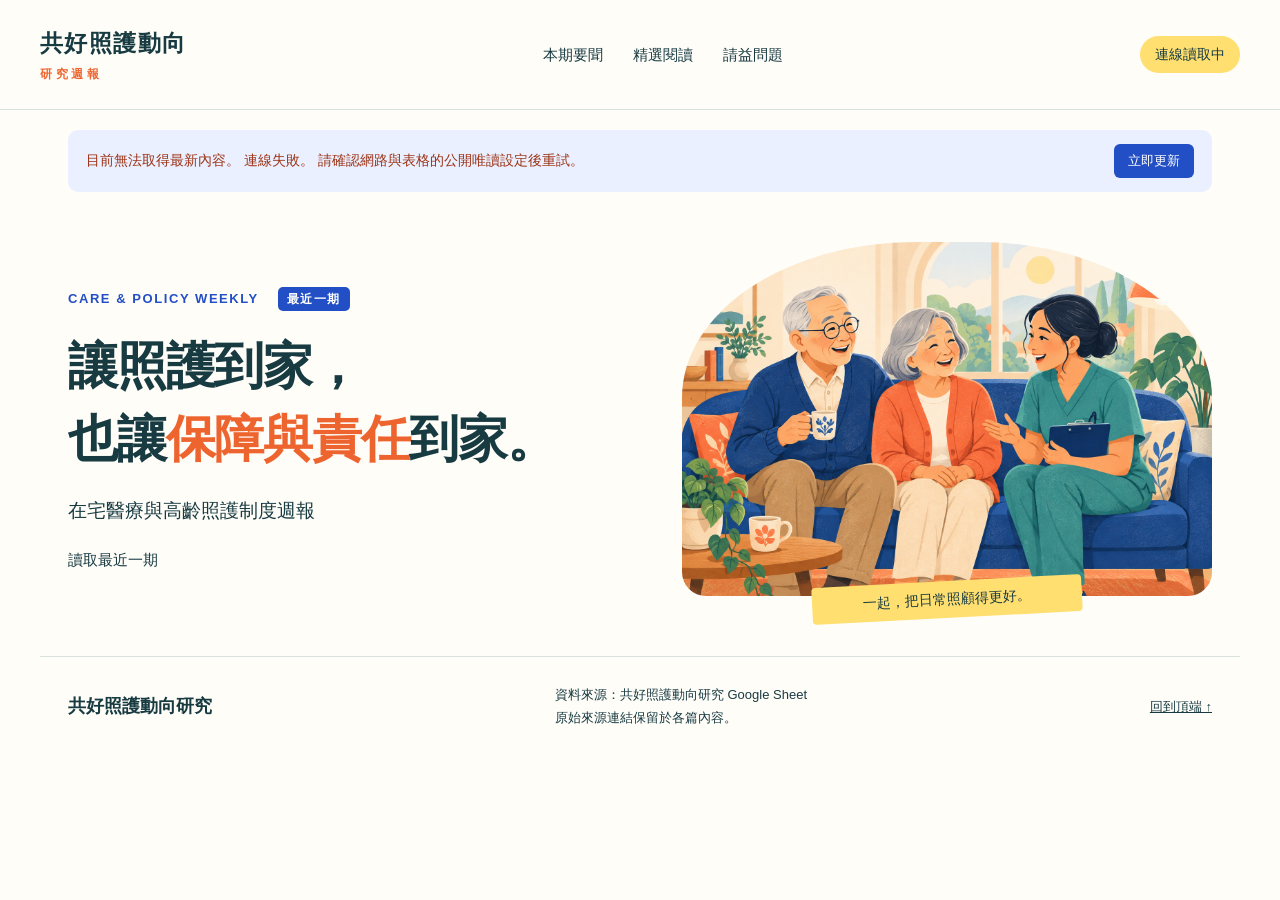
<file: weeknews/index.html>
<!doctype html><html lang="zh-Hant"><head><meta charset="utf-8"><meta name="viewport" content="width=device-width,initial-scale=1"><meta name="description" content="照護動向研究週報：在宅醫療、高齡照護與制度觀察。"><title>照護動向研究｜週報</title><link rel="stylesheet" href="style.css"></head><body>
<header><a class="brand" href="#">共好照護動向<span>研究週報</span></a><nav aria-label="本期導覽"><a href="#perspectives">本期要聞</a><a href="#reading">精選閱讀</a><a href="#questions">請益問題</a></nav><span class="edition">連線讀取中</span></header>
<main><div class="sync-bar"><span id="sync-status" role="status" aria-live="polite">準備同步 Google Sheet…</span><button id="refresh" type="button">立即更新</button></div><section class="hero"><div><div class="eyebrow">CARE & POLICY WEEKLY <span>最近一期</span></div><h1>讓照護到家，<br>也讓<span>保障與責任</span>到家。</h1><p>在宅醫療與高齡照護制度週報</p><div class="date"><span id="issue-date">讀取最近一期</span><br><small id="period"></small></div></div><figure><img src="care.png" alt="照護人員與長者夫妻在家中親切互動的卡通插畫"><figcaption>一起，把日常照顧得更好。</figcaption></figure></section>
<div id="content" hidden><section id="perspectives"><div class="section-heading"><div><span class="kicker">01 / THE TAKEAWAYS</span><h2 id="judgment-title">本期要聞</h2></div><p>深入要聞，掌握制度先機。</p></div><div id="judgments" class="judgments"></div></section>
<section id="reading"><div class="section-heading"><div><span class="kicker">02 / READING LIST</span><h2>本期精選閱讀 <sup id="article-count"></sup></h2></div><p id="reading-note"></p></div><p class="editor-note">以下為原表內容整理；政策與商品發布不等於成效研究。「制度意涵」及「可用重點」為週報分析，預印本尚未經同儕審查。</p><div id="articles" class="articles"></div></section>
<section id="questions" class="question-section"><div class="section-heading"><div><span class="kicker">03 / CONVERSATION STARTERS</span><h2>把觀察，化為下一個好問題</h2></div></div><div id="question-list"></div></section>
<section class="closing"><div><span class="kicker">04 / EDITORIAL NOTE</span><h2>本期精要</h2></div><p id="draft"></p></section><details class="background"><summary>閱讀範圍、日期區分與待查證事項</summary><p id="background"></p><p id="scope"></p></details>
</div><noscript>請啟用 JavaScript，以讀取 Google Sheet 最近一期內容。</noscript></main><footer><b>共好照護動向研究</b><span>資料來源：共好照護動向研究 Google Sheet<br>原始來源連結保留於各篇內容。</span><a href="#">回到頂端 ↑</a></footer><script src="config.js"></script><script src="app.js"></script></body></html>
</file>
<file: community_clinic_survey/styles.css>
@font-face{font-family:"Clinic Extras";font-style:normal;font-weight:400;font-display:swap;src:url("./fonts/noto-sans-tc-118-400-normal-extras.woff") format("woff");unicode-range:U+FF08,U+FF09,U+FF1F}
@font-face{font-family:"Clinic Extras";font-style:normal;font-weight:600 900;font-display:swap;src:url("./fonts/noto-sans-tc-118-700-normal-extras.woff") format("woff");unicode-range:U+FF08,U+FF09,U+FF1F}
@font-face{font-family:"Clinic Extras";font-style:normal;font-weight:400;font-display:swap;src:url("./fonts/noto-sans-tc-90-400-normal-extras.woff") format("woff");unicode-range:U+2197,U+221A,U+2265}
@font-face{font-family:"Clinic Extras";font-style:normal;font-weight:600 900;font-display:swap;src:url("./fonts/noto-sans-tc-90-700-normal-extras.woff") format("woff");unicode-range:U+2197,U+221A,U+2265}
@font-face{font-family:"Clinic Extras";font-style:normal;font-weight:400;font-display:swap;src:url("./fonts/noto-sans-tc-119-400-normal-extras.woff") format("woff");unicode-range:U+FF0C,U+FF1A}
@font-face{font-family:"Clinic Extras";font-style:normal;font-weight:600 900;font-display:swap;src:url("./fonts/noto-sans-tc-119-700-normal-extras.woff") format("woff");unicode-range:U+FF0C,U+FF1A}
@font-face{font-family:"Clinic Extras";font-style:normal;font-weight:400;font-display:swap;src:url("./fonts/noto-sans-tc-113-400-normal-extras.woff") format("woff");unicode-range:U+FF0F,U+FF5C}
@font-face{font-family:"Clinic Extras";font-style:normal;font-weight:600 900;font-display:swap;src:url("./fonts/noto-sans-tc-113-700-normal-extras.woff") format("woff");unicode-range:U+FF0F,U+FF5C}
@font-face{font-family:"Clinic Extras";font-style:normal;font-weight:400;font-display:swap;src:url("./fonts/noto-sans-tc-112-400-normal-extras.woff") format("woff");unicode-range:U+2192}
@font-face{font-family:"Clinic Extras";font-style:normal;font-weight:600 900;font-display:swap;src:url("./fonts/noto-sans-tc-112-700-normal-extras.woff") format("woff");unicode-range:U+2192}
@font-face{font-family:"Clinic Extras";font-style:normal;font-weight:400;font-display:swap;src:url("./fonts/noto-sans-tc-107-400-normal-extras.woff") format("woff");unicode-range:U+FF0B}
@font-face{font-family:"Clinic Extras";font-style:normal;font-weight:600 900;font-display:swap;src:url("./fonts/noto-sans-tc-107-700-normal-extras.woff") format("woff");unicode-range:U+FF0B}
@font-face{font-family:"Clinic Extras";font-style:normal;font-weight:400;font-display:swap;src:url("./fonts/noto-sans-tc-115-400-normal-extras.woff") format("woff");unicode-range:U+FF1B}
@font-face{font-family:"Clinic Extras";font-style:normal;font-weight:600 900;font-display:swap;src:url("./fonts/noto-sans-tc-115-700-normal-extras.woff") format("woff");unicode-range:U+FF1B}
@font-face{font-family:"Clinic Extras";font-style:normal;font-weight:400;font-display:swap;src:url("./fonts/noto-sans-tc-104-400-normal-extras.woff") format("woff");unicode-range:U+FF1D}
@font-face{font-family:"Clinic Extras";font-style:normal;font-weight:600 900;font-display:swap;src:url("./fonts/noto-sans-tc-104-700-normal-extras.woff") format("woff");unicode-range:U+FF1D}
@font-face{font-family:"Clinic Sans";font-style:normal;font-weight:400;font-display:swap;src:url("./fonts/noto-sans-tc-400.woff2") format("woff2")}
@font-face{font-family:"Clinic Sans";font-style:normal;font-weight:600 900;font-display:swap;src:url("./fonts/noto-sans-tc-700.woff2") format("woff2")}
:root{--ink:#183447;--muted:#556a78;--blue:#126c89;--line:#d7e4e9;--bg:#f4f8fb}*{box-sizing:border-box}body{margin:0;color:var(--ink);background:var(--bg);font:16px/1.7 "Clinic Sans","Clinic Extras",system-ui,"Microsoft JhengHei",sans-serif}header{padding:18px max(20px,calc((100vw - 1060px)/2));background:#fff;border-bottom:1px solid var(--line);display:flex;justify-content:space-between;align-items:center}header a{font-size:23px;font-weight:800;color:var(--blue);text-decoration:none;white-space:nowrap}header a span{font-size:14px;color:var(--muted);margin-left:10px}.tag{font-size:14px;border-radius:30px;padding:4px 12px;background:#e7f2f5}main{max-width:1060px;margin:auto;padding:32px 22px}h1{font-size:clamp(28px,4vw,40px);line-height:1.4;letter-spacing:.02em;margin:10px 0}h2{font-size:25px;margin:0 0 8px}h3{font-size:18px;margin:0 0 8px}p{margin:10px 0}.eyebrow{color:var(--blue);font-weight:700}.intro p,.lead{color:var(--muted)}.notice{background:#edf4fc;border-left:4px solid #7ba6cc;padding:14px 18px;margin:20px 0}.steps{display:flex;gap:8px;margin:26px 0}.steps span{flex:1;padding:10px;text-align:center;border-bottom:3px solid var(--line);color:var(--muted);font-size:15px}.steps .active{border-color:var(--blue);color:var(--blue);font-weight:750}.step{background:#fff;border:1px solid var(--line);border-radius:16px;padding:30px}.concepts{display:grid;grid-template-columns:repeat(3,1fr);gap:15px;margin:22px 0}.concepts article{background:#f1f7f8;padding:18px;border-radius:12px}.concepts p{font-size:15px}.consent{background:#f7fafb;padding:20px;border:1px solid var(--line);border-radius:12px;margin-top:22px}.consent ul{padding-left:24px}.consent li{margin:10px 0}.check{display:flex;gap:12px;padding:12px;background:#eaf3f5;font-weight:650}.grid{display:grid;grid-template-columns:1fr 1fr;gap:22px 28px;margin:24px 0}.field{min-width:0}.field.wide{grid-column:1/-1}.field label,.field legend{font-weight:650;display:block;margin-bottom:5px}.field small{display:block;color:var(--muted);font-size:14px;font-weight:400}input,select,textarea{font:inherit;color:var(--ink)}input[type=number],input[type=text],input[type=month],select,textarea{width:100%;padding:10px 12px;border:1px solid #afc5ce;border-radius:8px;background:#fff;min-height:47px}input:focus,select:focus,textarea:focus{outline:3px solid #92d5e4;outline-offset:1px}input[type=checkbox]{width:20px;height:20px;flex-shrink:0;accent-color:var(--blue)}fieldset{border:0;padding:0;margin:0}.choices{display:grid;grid-template-columns:1fr 1fr;gap:8px}.choices label{font-weight:400;display:flex;gap:9px;align-items:flex-start;padding:9px;background:#f4f8fa;border-radius:7px}.optional{font-weight:400;font-size:14px;color:var(--muted)}button{font:inherit;font-weight:650;border:0;border-radius:9px;background:var(--blue);color:#fff;padding:11px 19px;cursor:pointer}button:disabled{opacity:.5;cursor:not-allowed}.secondary{background:#e6eef3;color:var(--ink)}.text{background:none;color:var(--blue);padding:4px 12px}.actions{display:flex;justify-content:space-between;align-items:center;margin:24px 0;gap:12px}.actions span{font-size:14px;color:var(--muted)}#errors{color:#a53225;margin:15px 0;white-space:pre-line}footer{font-size:14px;color:var(--muted)}footer label{display:inline-flex;align-items:center;gap:8px}details{margin:18px 0}summary{cursor:pointer;font-weight:650}.cards{display:grid;grid-template-columns:repeat(3,1fr);gap:16px;margin:22px 0}.metric{padding:20px;border-radius:12px;background:#edf6f6}.metric b{font-size:28px;display:block;color:var(--blue)}.metric small{font-size:14px;color:var(--muted)}.bars{display:grid;gap:15px;padding:18px 0}.bar-label{display:flex;justify-content:space-between;gap:10px}.bar{height:20px;background:#e8eff3;border-radius:5px;overflow:hidden}.bar i{display:block;height:100%;background:#8db4c4;min-width:0}.bar.after i{background:#1a8a89}.warn{color:#9e4023;background:#fff2e6;padding:13px}.good{color:#125d49}#review{display:grid;grid-template-columns:minmax(130px,1fr) 2fr;gap:7px 20px;font-size:15px}dt{font-weight:600}dd{margin:0;overflow-wrap:anywhere}.small{font-size:14px;color:var(--muted)}a{color:#086885}#submit-status{margin:10px 0;white-space:pre-line}#submit,#download{margin:6px 6px 6px 0}input[type=range]{width:100%;accent-color:var(--blue)}[hidden]{display:none!important}@media(max-width:680px){main{padding:22px 14px}.step{padding:21px 16px}.concepts,.grid,.cards{grid-template-columns:1fr}.choices{grid-template-columns:1fr}.steps{gap:0}.steps span{font-size:13px;padding:8px 1px}header{padding:13px 15px}header a span{display:none}.tag{font-size:13px}.field.wide{grid-column:auto}.actions button{padding:10px 13px}#review{grid-template-columns:1fr}dd{margin-bottom:8px}.metric b{font-size:26px}}
</file>
<file: FHIRHIS/styles.css>
:root{--ink:#163b4b;--blue:#225cda;--teal:#007d7b;--paper:#f6f9fc}*{box-sizing:border-box}html{scroll-behavior:smooth;scroll-padding-top:85px}body{margin:0;background:var(--paper);color:var(--ink);font-family:'Noto Sans TC','Microsoft JhengHei',sans-serif;font-size:16px;line-height:1.8}a{color:#1854ac;text-underline-offset:4px;overflow-wrap:anywhere}a:focus-visible{outline:3px solid #e48c00;outline-offset:5px}header{max-width:1256px;margin:auto;display:flex;justify-content:space-between;align-items:center;padding:25px 28px}.brand{display:flex;align-items:center;gap:12px;text-decoration:none;font-size:20px;font-weight:800;color:var(--ink)}.brandmark{display:grid;place-items:center;background:var(--teal);color:white;border-radius:13px;width:38px;height:38px;font-size:30px;line-height:1}.edition{font-size:12px;letter-spacing:2px;font-weight:bold}main{max-width:1200px;margin:auto;padding:0 24px}section{margin-bottom:64px;scroll-margin-top:20px}.hero{display:grid;grid-template-columns:1.12fr 1fr;background:#e3f2f5;border-radius:28px;overflow:hidden;min-height:400px;margin-bottom:20px;border:1px solid #d8e8ed}.herocopy{padding:40px}.eyebrow{font-size:14px;font-weight:700;color:var(--teal)}.eyebrow span{margin-left:12px;color:#456470}h1{font-size:clamp(34px,4vw,52px);line-height:1.35;letter-spacing:-1px;margin:22px 0}h1 span{color:var(--teal)}.herocopy p{color:#466675;font-size:17px}.meta{font-size:13px;margin-top:25px}.meta span{display:block;color:#536e7a}.art{position:relative;background:#e8f7f9;display:flex;align-items:center}.art img{width:100%;height:100%;object-fit:cover}.artlabel{position:absolute;bottom:20px;left:24px;font-size:11px;letter-spacing:2px;background:#fff;padding:5px 12px;border-radius:20px}nav{display:flex;gap:10px;margin:0 0 46px;flex-wrap:wrap}nav a{padding:10px 25px;border:1px solid #d8e2ea;border-radius:40px;background:#fff;text-decoration:none;color:var(--ink);font-size:15px;font-weight:700}nav a:hover{background:var(--ink);color:#fff}.sectionhead{display:flex;justify-content:space-between;align-items:end;margin-bottom:25px;gap:15px}.kicker{font-size:12px;letter-spacing:2px;font-weight:800;color:var(--teal)}h2{font-size:30px;line-height:1.4;margin:8px 0 0}.note{font-size:14px;color:#526d79}.briefgrid{display:grid;grid-template-columns:1fr 1fr;gap:22px}.brief{position:relative;padding:29px;border-radius:20px;border-top:5px solid var(--accent);background:white;box-shadow:0 5px 20px #173c4b05;display:flex;flex-direction:column}.c0{--accent:#008c86;background:#e9f7f3}.c1{--accent:#386be0;background:#ebf1ff}.c2{--accent:#d18b00;background:#fff5d8}.c3{--accent:#cf6351;background:#fff0ea}.tag{font-weight:800;font-size:13px;letter-spacing:.7px;color:var(--accent,var(--teal))}h3{font-size:22px;line-height:1.55;margin:15px 0}.brief p{font-size:16px;margin:0 0 20px}.read{align-self:start;margin-top:auto;text-decoration:none;font-size:14px;font-weight:800;color:var(--ink);border-bottom:1px solid currentColor}.story{display:grid;grid-template-columns:64px 1fr;gap:20px;padding:36px 0;border-bottom:1px solid #d8e3e9}.storynum{font-size:38px;font-weight:900;color:#aac4cc;line-height:1.4}.story h3{margin-top:5px;font-size:25px}.story ul{padding-left:20px}.story li{padding-left:5px;margin:0 0 20px}.story a,.actions a,.closing a{font-size:14px}.actions{background:#143f50;color:#fff;border-radius:24px;padding:36px}.actions .kicker{color:#8ee7d7}.actions ul{list-style:none;padding:0;display:grid;grid-template-columns:1fr 1fr;gap:26px}.actions li{border-top:1px solid #517481;padding-top:20px}.actions strong{color:#ffe399}.actions a{color:#afe7ff}.tablewrap{overflow-x:auto;border:1px solid #dbe3e9;border-radius:14px;background:#fff}table{border-collapse:collapse;width:100%;font-size:15px;min-width:740px}th{text-align:left;background:#e6eef5;padding:17px}td{padding:20px 17px;vertical-align:top;border-top:1px solid #e0e8ee}td:first-child{font-weight:800;min-width:110px}td a{font-size:13px}.closing{background:#fff0b9;border-radius:24px;padding:34px}.closing ul{padding-left:20px}.closing h2{font-size:27px}footer{max-width:1152px;margin:0 auto;padding:20px 24px 40px;border-top:1px solid #d7e1e7;font-size:13px;color:#536d79}footer strong{color:var(--ink);font-size:18px}footer p{margin:8px 0}footer a{display:inline-block;margin-top:10px}code{font-size:.9em;background:#dce8ef;padding:2px 4px;border-radius:4px;color:#163b4b}@media(max-width:740px){header{padding:18px 20px}.brand{font-size:17px}.edition{display:none}main{padding:0 16px}.hero{grid-template-columns:1fr}.herocopy{padding:27px}.hero h1{font-size:36px}.art{max-height:230px}.art img{object-position:center 48%}.briefgrid,.actions ul{grid-template-columns:1fr}.sectionhead{align-items:start;flex-direction:column;gap:5px}nav{gap:7px;margin-bottom:35px}nav a{font-size:14px;padding:8px 14px}.brief{padding:24px}.story{grid-template-columns:1fr;gap:0}.storynum{font-size:25px}.story h3{font-size:22px}.actions,.closing{padding:25px}h2{font-size:27px}section{margin-bottom:44px}}@media(prefers-reduced-motion:reduce){html{scroll-behavior:auto}}
.syncbar{display:flex;align-items:center;justify-content:space-between;gap:15px;margin:15px 0 22px;font-size:14px}.syncbar button{padding:9px 18px;border-radius:20px;border:1px solid #bcced8;background:white;color:var(--ink);cursor:pointer;font:inherit;white-space:nowrap}.syncbar button:disabled{opacity:.5;cursor:wait}[data-state=error]{color:#a33022}.dynamic-section:not(.actions):not(.closing){background:white;padding:30px;border-radius:22px}.dynamic-section h3{padding-top:20px;border-top:1px solid #dfebef;margin-top:30px}.dynamic-section li{margin-bottom:22px}.original-note,.source-list{margin:0 0 40px;padding:20px;background:#e9eff5;border-radius:15px}summary{cursor:pointer;font-weight:bold}.source-list li{margin:10px 0;overflow-wrap:anywhere}blockquote{border-left:3px solid #89aabc;padding-left:15px;margin-left:0;color:#526b77}@media(max-width:740px){.syncbar{align-items:start}.dynamic-section:not(.actions):not(.closing){padding:22px}}
</file>
<file: hub_simulat/styles.css>
@font-face{font-family:"Clinic Extras";font-style:normal;font-weight:400;font-display:swap;src:url("./assets/fonts/5b88c6541c8bbae8.woff") format("woff");unicode-range:U+FF08,U+FF09,U+FF1F}
@font-face{font-family:"Clinic Extras";font-style:normal;font-weight:600 900;font-display:swap;src:url("./assets/fonts/9851aa8f1555d89d.woff") format("woff");unicode-range:U+FF08,U+FF09,U+FF1F}
@font-face{font-family:"Clinic Extras";font-style:normal;font-weight:400;font-display:swap;src:url("./assets/fonts/6f4eb8d52debf71a.woff") format("woff");unicode-range:U+2197,U+221A,U+2265}
@font-face{font-family:"Clinic Extras";font-style:normal;font-weight:600 900;font-display:swap;src:url("./assets/fonts/0d22061ded04af63.woff") format("woff");unicode-range:U+2197,U+221A,U+2265}
@font-face{font-family:"Clinic Extras";font-style:normal;font-weight:400;font-display:swap;src:url("./assets/fonts/9ae9ea7eb042f95b.woff") format("woff");unicode-range:U+FF0C,U+FF1A}
@font-face{font-family:"Clinic Extras";font-style:normal;font-weight:600 900;font-display:swap;src:url("./assets/fonts/6dfdb7395ba18d68.woff") format("woff");unicode-range:U+FF0C,U+FF1A}
@font-face{font-family:"Clinic Extras";font-style:normal;font-weight:400;font-display:swap;src:url("./assets/fonts/f5cd68e88f208060.woff") format("woff");unicode-range:U+FF0F,U+FF5C}
@font-face{font-family:"Clinic Extras";font-style:normal;font-weight:600 900;font-display:swap;src:url("./assets/fonts/25dd62c2c47e8539.woff") format("woff");unicode-range:U+FF0F,U+FF5C}
@font-face{font-family:"Clinic Extras";font-style:normal;font-weight:400;font-display:swap;src:url("./assets/fonts/e5e72be666e2d67f.woff") format("woff");unicode-range:U+2192}
@font-face{font-family:"Clinic Extras";font-style:normal;font-weight:600 900;font-display:swap;src:url("./assets/fonts/a981c9b9c2a82077.woff") format("woff");unicode-range:U+2192}
@font-face{font-family:"Clinic Extras";font-style:normal;font-weight:400;font-display:swap;src:url("./assets/fonts/08a3337550fe6ecb.woff") format("woff");unicode-range:U+FF0B}
@font-face{font-family:"Clinic Extras";font-style:normal;font-weight:600 900;font-display:swap;src:url("./assets/fonts/a01d739245b41d48.woff") format("woff");unicode-range:U+FF0B}
@font-face{font-family:"Clinic Extras";font-style:normal;font-weight:400;font-display:swap;src:url("./assets/fonts/a9000c08408603be.woff") format("woff");unicode-range:U+FF1B}
@font-face{font-family:"Clinic Extras";font-style:normal;font-weight:600 900;font-display:swap;src:url("./assets/fonts/f0f1ad44d19dc661.woff") format("woff");unicode-range:U+FF1B}
@font-face{font-family:"Clinic Extras";font-style:normal;font-weight:400;font-display:swap;src:url("./assets/fonts/8b6190a08838c598.woff") format("woff");unicode-range:U+FF1D}
@font-face{font-family:"Clinic Extras";font-style:normal;font-weight:600 900;font-display:swap;src:url("./assets/fonts/4d67e77cc6bc66ed.woff") format("woff");unicode-range:U+FF1D}
@font-face{font-family:"Clinic Sans";font-style:normal;font-weight:400;font-display:swap;src:url("./assets/fonts/3d1d5e0fb09bee28.woff2") format("woff2")}
@font-face{font-family:"Clinic Sans";font-style:normal;font-weight:600 900;font-display:swap;src:url("./assets/fonts/4b7fedc7ca9e0b5c.woff2") format("woff2")}
:root{--bg:#f6f7f2;--paper:#fff;--ink:#253e35;--muted:#718077;--green:#15594c;--border:#e3e8e0;--lime:#e5efcf;--purple:#eeeaf6;--orange:#ae6238;--shadow:0 5px 25px #233b3010;font-family:Inter,"Clinic Sans","Clinic Extras","Noto Sans TC","PingFang TC","Microsoft JhengHei",system-ui,sans-serif;color:var(--ink);font-synthesis:none}*{box-sizing:border-box}html{scroll-behavior:smooth;scroll-padding-top:90px}body{margin:0;background:var(--bg);font-size:14px;line-height:1.6}button,input{font:inherit}button,a,input,summary{-webkit-tap-highlight-color:transparent}button{cursor:pointer}button:focus-visible,a:focus-visible,input:focus-visible,summary:focus-visible{outline:3px solid #70a991;outline-offset:4px}a{color:inherit;text-decoration:none}h1,h2,h3,p{margin:0}button{transition:background .18s,box-shadow .18s,transform .18s}button:hover{transform:translateY(-1px)}button:active{transform:none}.skip-link{position:absolute;left:16px;top:-80px;background:var(--green);color:white;padding:12px;z-index:50}.skip-link:focus{top:10px}.site-header{height:82px;padding:0 max(30px,calc((100vw - 1400px)/2));display:flex;align-items:center;justify-content:space-between;gap:24px;border-bottom:1px solid var(--border);background:#fafbf7}.brand{display:flex;align-items:center;gap:11px;font-weight:800;font-size:23px;letter-spacing:1px}.brand-mark{display:grid;place-items:center;background:var(--green);color:var(--lime);width:42px;height:42px;border-radius:12px}.brand-mark svg{width:28px;height:28px}.brand-en{display:block;font-size:9px;letter-spacing:1.8px;line-height:1.3;font-weight:650}.site-header nav{display:flex;align-self:stretch;gap:34px;align-items:center;color:#788078;font-weight:600;font-size:13px}.site-header nav a{height:100%;display:flex;align-items:center;position:relative}.site-header nav a.active{color:var(--green)}.site-header nav a.active:after{content:"";height:3px;border-radius:3px;background:var(--green);position:absolute;left:0;right:0;bottom:0}.header-tag{font-size:12px;display:flex;align-items:center;gap:8px;color:#5c7667;background:#eef2e9;padding:7px 12px;border-radius:20px}.status-dot{width:6px;height:6px;background:#4a8869;border-radius:50%;display:inline-block}.intro{display:flex;justify-content:space-between;gap:30px;align-items:center;margin-bottom:24px}.intro-art{width:270px;flex:none;opacity:.95;margin-right:25px}.intro-art svg{width:100%}.eyebrow{font-size:10px;letter-spacing:1.8px;font-weight:700;color:#688273;line-height:1.4;margin-bottom:11px}.eyebrow.small{font-size:9px;letter-spacing:1.3px;margin-bottom:6px;display:block}h1{font-size:33px;line-height:1.35;letter-spacing:-.8px;font-weight:760}.intro-sub{font-size:19px;margin-top:10px;color:#547360}.intro-detail{font-size:13px;color:var(--muted);line-height:1.85;margin-top:13px}main{max-width:1400px;margin:auto;padding:34px 30px 0}.notice{background:#eef1e7;border:1px solid #e0e6d6;padding:11px 15px;display:flex;align-items:center;gap:10px;border-radius:9px;font-size:11px;color:#677558;margin-bottom:26px}.notice strong{font-weight:700;color:#4f6641}.notice a{margin-left:auto;white-space:nowrap;color:#446b4d}.notice-icon{display:inline-flex;flex:none;align-items:center;justify-content:center;border:1px solid #899979;border-radius:50%;width:16px;height:16px;font-size:11px}.workspace{display:grid;grid-template-columns:286px minmax(0,1fr);gap:24px;align-items:start}.control-panel{background:#fff;border:1px solid var(--border);border-radius:14px;padding:23px 22px;box-shadow:var(--shadow)}.panel-heading,.results-heading{display:flex;justify-content:space-between;align-items:center}.panel-heading h2,.results-heading h2{font-size:18px;font-weight:750}.text-button{border:0;background:none;font-size:12px;color:#7a887a;padding:5px}.preset-field{border:0;margin:25px 0 0;padding:0}.preset-field legend{font-size:11px;color:var(--muted);margin-bottom:9px}.preset-group{display:flex;padding:4px;border-radius:8px;background:#f3f5ee;gap:3px}.preset-group button{flex:1;font-size:11px;padding:8px 2px;border:0;border-radius:5px;color:#7a8379;background:transparent;white-space:nowrap}.preset-group button.selected{background:var(--green);color:white;box-shadow:0 2px 4px #15594c24}.control{margin:19px 0}.control.clinic-count{margin-top:24px}.control-label{display:flex;align-items:center;justify-content:space-between;gap:6px;font-size:13px;font-weight:600;margin-bottom:8px}.control output{font-variant-numeric:tabular-nums;color:var(--green);font-size:15px}.control .hint{color:#899186;font-size:10px;line-height:1.65;margin-top:6px}.number-wrap{display:flex;align-items:center;gap:4px;color:#748370;font-size:11px}.number-wrap input{width:58px;text-align:center;font-size:19px;font-weight:700;border:1px solid var(--border);border-radius:6px;padding:3px 0;color:var(--green);background:#fafbf7;appearance:textfield}.number-wrap input::-webkit-inner-spin-button{appearance:none}input[type=range]{display:block;appearance:none;width:100%;height:5px;border:0;border-radius:4px;background:linear-gradient(to right,var(--green) var(--fill,50%),#e7ece4 var(--fill,50%));cursor:pointer;margin:14px 0}input[type=range]::-webkit-slider-thumb{appearance:none;height:15px;width:15px;border-radius:50%;background:var(--green);border:3px solid white;box-shadow:0 0 0 1px #94b5a3}input[type=range]::-moz-range-thumb{height:10px;width:10px;border-radius:50%;background:var(--green);border:3px solid white;box-shadow:0 0 0 1px #94b5a3}.range-end{display:flex;justify-content:space-between;font-size:10px;color:#97a091;margin-top:-3px}.controls-divider{font-size:10px;color:#8b998a;letter-spacing:.8px;padding-top:20px;margin-top:21px;border-top:1px solid var(--border)}.switch-row{display:flex;align-items:center;position:relative;gap:10px;margin-top:23px;padding-top:18px;border-top:1px solid var(--border);cursor:pointer}.switch-row strong{font-size:12px}.switch-row small{display:block;color:#8c9689;font-size:10px;margin-top:3px}.switch-row input{position:absolute;right:0;width:33px;height:20px;opacity:0}.switch-track{width:33px;height:20px;background:#d5dcd2;border-radius:14px;margin-left:auto;flex:none;position:relative;pointer-events:none}.switch-track:before{content:"";width:14px;height:14px;position:absolute;top:3px;left:3px;background:white;border-radius:50%;transition:transform .2s}.switch-row input:checked+.switch-track{background:var(--green)}.switch-row input:checked+.switch-track:before{transform:translateX(13px)}.switch-row input:focus-visible+.switch-track{outline:3px solid #70a991;outline-offset:4px}.control-note{display:flex;gap:8px;background:#f6f7f1;padding:12px;font-size:10px;color:#8a927e;border-radius:8px;line-height:1.8;margin-top:24px}.control-note>span{color:#638362;font-size:18px}.results-heading{margin-bottom:19px;min-height:46px}.live-badge{display:flex;align-items:center;gap:7px;color:#66937a;font-size:11px}.metric-grid{display:grid;grid-template-columns:repeat(4,minmax(0,1fr));gap:12px;margin-bottom:20px}.metric-card{background:white;padding:20px 17px 16px;border:1px solid var(--border);border-radius:12px;position:relative;overflow:hidden;min-height:145px}.metric-card>p:first-child{font-size:11px;color:#768273;position:relative;z-index:1}.metric-value{font-size:29px;font-weight:740;letter-spacing:-1.3px;line-height:1.4;margin:9px 0 7px;font-variant-numeric:tabular-nums;white-space:nowrap}.metric-value .unit{font-size:11px;letter-spacing:0;font-weight:500;margin-left:3px}.metric-foot{font-size:10px;line-height:1.7;color:#8b9487;position:relative;z-index:1}.metric-card.primary{background:var(--green);border-color:var(--green);color:white}.metric-card.primary>p:first-child{color:#d4e4d5}.metric-card.primary .metric-foot{color:#b3d1c3}.metric-glyph{position:absolute;right:9px;top:5px;color:#b8d99715;font-size:115px;line-height:1}.metric-card.primary.negative{background:#735944;border-color:#735944}.metric-card.primary.negative .metric-foot{color:#e8d4c0}.card{border:1px solid var(--border);border-radius:12px;background:white}.card-heading{display:flex;align-items:flex-start;justify-content:space-between;gap:15px}.card-heading h3{font-size:15px;font-weight:700}.card-heading p{font-size:10px;color:#8b9487;margin-top:4px}.chart-row{display:grid;grid-template-columns:1.2fr 1fr;gap:17px;margin-bottom:18px}.cost-card,.budget-card{padding:21px}.subtle-tag{background:#f1f5ed;border:1px solid #e4eade;border-radius:5px;color:#7a8a73;font-size:9px;padding:4px 7px;white-space:nowrap}.subtle-tag.lavender{background:#f3eef8;color:#8b7ea4;border-color:#e9e0f1}.small-icon{font-size:24px;line-height:1;color:#8ba68b}.cost-chart{margin:29px 0 18px}.bar-block{margin-bottom:20px}.bar-label{display:flex;justify-content:space-between;gap:8px;color:#6b7868;font-size:11px;margin-bottom:7px}.bar-label strong{font-size:14px;font-weight:700;color:#3c5446;font-variant-numeric:tabular-nums}.stacked-bar{height:29px;display:flex;border-radius:5px;overflow:hidden;min-width:2px;transition:width .2s}.stacked-bar span{min-width:0;display:block;transition:width .2s}.legend{display:flex;gap:9px 13px;flex-wrap:wrap;font-size:9px;color:#838e7e}.legend span{display:flex;align-items:center;gap:5px}.legend i{width:7px;height:7px;border-radius:2px;display:inline-block;background:var(--legend)}.chart-insight{border-top:1px solid var(--border);padding-top:15px;margin-top:20px;font-size:11px;color:#819078;line-height:1.8}.chart-insight strong{color:var(--green)}.budget-lines{margin:18px 0 14px}.budget-lines div{display:flex;justify-content:space-between;margin:8px 0;font-size:11px;color:#7b8477}.budget-lines dd{margin:0;color:#4b5f4b;font-variant-numeric:tabular-nums}.budget-lines .budget-total{border-top:1px solid var(--border);padding-top:10px;font-weight:650;color:#3b5947}.fee-input-label{display:flex;align-items:center;justify-content:space-between;color:#76856e;font-size:11px;gap:8px}.fee-input-label>div{display:flex;align-items:center;gap:6px}.fee-input-label input{width:85px;padding:5px 7px;border:1px solid #dce4d6;border-radius:5px;color:var(--ink);background:#fbfcf8}.budget-balance{display:flex;align-items:center;justify-content:space-between;background:#edf4e8;color:#597d50;border-radius:7px;padding:10px;font-size:11px;margin:12px 0 8px;gap:8px}.budget-balance.negative{background:#fff0e4;color:#a16c46}.budget-balance strong{font-variant-numeric:tabular-nums;font-size:16px}.micro{font-size:10px;color:#929b8c;line-height:1.8}.scale-card{padding:21px;margin-bottom:16px}.threshold-badge{font-size:10px;color:#668251;background:#edf3e1;padding:5px 9px;border-radius:5px;white-space:nowrap}.scale-chart{margin-top:15px}.scale-chart svg{width:100%;height:auto;display:block;overflow:visible}.scale-chart text{font-family:inherit}.scale-footer{display:flex;justify-content:space-between;font-size:9px;color:#9aa18f;margin-top:10px;gap:10px}.scale-footer strong{color:#667c58;margin-left:6px;font-weight:500}.point-dot{display:inline-block;width:6px;height:6px;background:var(--green);border-radius:50%;margin-right:5px}.decision-strip{font-size:11px;line-height:1.8;background:#eef1e9;border-radius:8px;padding:13px 16px;color:#6f7f61}.decision-strip strong{color:#385f46}.scenario-actions{display:flex;align-items:center;justify-content:space-between;gap:12px;margin-top:20px}.scenario-actions>div{display:flex;align-items:center;gap:12px}.primary-button{padding:10px 16px;border:1px solid var(--green);background:var(--green);color:white;border-radius:7px;font-size:11px;font-weight:650}.primary-button:hover{background:#1e6b5a}.secondary-button{padding:10px 13px;background:transparent;border:1px solid #d4ddd0;color:#63745c;border-radius:7px;font-size:11px}.secondary-button:hover{background:#e9eee3}#scenario-comparison{margin-top:18px;border:1px solid var(--border);background:#fff;border-radius:10px;overflow:hidden}.comparison-title{display:flex;justify-content:space-between;align-items:center;font-size:12px;padding:12px 16px;background:#eff3e8}.comparison-table{width:100%;border-collapse:collapse;text-align:right;font-size:11px}.comparison-table th,.comparison-table td{padding:9px 13px;border-bottom:1px solid #edf0e8}.comparison-table th:first-child,.comparison-table td:first-child{text-align:left;color:#77846d}.comparison-table th{font-weight:600}.comparison-table tbody tr:last-child td{border-bottom:0}.comparison-table td:last-child{color:var(--green);background:#f8faf4}.section-heading{display:flex;justify-content:space-between;align-items:end;gap:25px;margin-bottom:23px}.section-heading h2{font-size:26px;letter-spacing:-.4px}.section-heading>p{font-size:11px;line-height:1.85;color:#89927f;max-width:380px}.governance-section{padding:54px 0 0}.governance-grid{display:grid;grid-template-columns:1fr 1fr;gap:24px}.process-card,.stakeholders-card{padding:26px}.process-meters{margin:22px 0}.meter-row{margin:18px 0}.meter-label{display:flex;justify-content:space-between;gap:8px;font-size:12px;color:#607454;margin-bottom:7px}.meter-label span:last-child{font-size:11px;color:#738768;font-variant-numeric:tabular-nums}.meter-track{height:7px;background:#f0f2e9;border-radius:10px;overflow:hidden}.meter-track span{height:100%;display:block;border-radius:10px;background:#91b393;transition:width .2s}.meter-track.purple span{background:#a59ac5}.meter-track.orange span{background:#dbb28e}.meter-baseline{display:flex;justify-content:space-between;font-size:9px;color:#939c88;margin-top:5px}.hours-summary{padding:13px 14px;border:1px solid #e4ebdc;background:#f7f9f2;border-radius:8px;color:#768365;font-size:11px;line-height:1.9;margin:20px 0}.hours-summary strong{color:#4d6c41}.process-boundary{display:grid;grid-template-columns:auto 1fr;gap:13px 9px;align-items:start;padding:19px 0;border-top:1px solid var(--border)}.process-boundary p{font-size:11px;color:#88917e;line-height:1.85}.boundary-label{font-size:10px;white-space:nowrap;border-radius:4px;padding:3px 7px}.boundary-label.green{background:#eff4e5;color:#789057}.boundary-label.purple{background:#f1edf7;color:#9983b0}.stakeholder-top{display:flex;align-items:center;justify-content:space-evenly;gap:28px;margin:22px 0}.governance-donut{flex:none;width:156px;height:156px;padding:20px;border-radius:50%;background:conic-gradient(#39765e 0 30%,#91b09a 30% 50%,#d6bf8c 50% 65%,#a9a1c8 65% 80%,#8bb5ce 80% 90%,#e5ad94 90% 100%);transform:rotate(-90deg)}.governance-donut>div{border-radius:50%;width:100%;height:100%;background:white;display:flex;align-items:center;justify-content:center;flex-direction:column;transform:rotate(90deg);font-size:14px;text-align:center;line-height:1.7}.governance-donut span{font-size:9px;letter-spacing:1px;margin-top:3px;color:#8d9c83}.stakeholder-list{list-style:none;margin:0;padding:0;flex:1;max-width:255px}.stakeholder-list li{display:flex;align-items:center;gap:7px;font-size:11px;color:#7c8673;margin:9px 0}.stakeholder-list i{width:7px;height:7px;border-radius:2px}.stakeholder-list strong{margin-left:auto;font-size:11px;color:#5a6b50;font-weight:550;font-variant-numeric:tabular-nums}.insurance-note{padding:12px 16px;background:#faf0e6;border-radius:7px;color:#997752;font-size:11px;margin-bottom:17px}.insurance-note strong{font-size:12px;color:#8b6946}.insurance-note p{margin-top:3px;line-height:1.85}.governance-rules{display:grid;gap:10px;margin-bottom:16px}.governance-rules>div{display:flex;gap:14px;font-size:11px;color:#8b927f;line-height:1.75}.governance-rules span{white-space:nowrap;color:#5f7859;font-weight:600}.assumptions-section{padding:53px 0 45px}.assumption-details,.formula-details{margin-bottom:15px;overflow:hidden}summary{list-style:none;cursor:pointer;display:flex;justify-content:space-between;align-items:center;padding:19px 24px}summary::-webkit-details-marker{display:none}summary strong{font-size:13px;color:#59704c}summary small{display:block;font-size:10px;color:#9aa38d;margin-top:3px}.chevron{font-size:20px;color:#96a287;font-weight:300}details[open] .chevron{transform:rotate(45deg)}.assumption-grid{border-top:1px solid var(--border);display:grid;grid-template-columns:repeat(4,1fr);gap:18px 24px;padding:22px 24px}.assumption-field label{font-size:11px;display:block;color:#738369;margin-bottom:6px}.assumption-field>div{display:flex;align-items:center;gap:8px;font-size:10px;color:#98a18e}.assumption-field input{width:100%;min-width:0;padding:9px 10px;border:1px solid #e0e6d8;border-radius:5px;color:#45623d;background:#fafbf6;font-variant-numeric:tabular-nums;font-size:13px}.assumption-field>div span{white-space:nowrap}.assumption-field small{font-size:9px;color:#a1a78e;display:block;margin-top:5px;line-height:1.6}.assumption-note{font-size:10px;color:#8b947b;background:#f8faf3;margin:0 24px 22px;padding:11px 14px;border-radius:6px;line-height:1.85}.formula-content{padding:0 24px 24px;color:#7c896f;font-size:12px;line-height:1.9}.formula-content>p{border-top:1px solid var(--border);padding-top:19px;margin-bottom:15px}.formula-table{border-collapse:collapse;width:100%;font-size:11px;text-align:left}.formula-table th,.formula-table td{padding:10px 12px;border:1px solid #e4e9dc;vertical-align:top}.formula-table th{background:#f1f5e9;color:#73855f;font-size:12px}.formula-table td:first-child{width:180px;color:#617747;font-weight:600}.limits-note{padding:14px;background:#faf3e8;margin-top:15px;border-radius:6px;color:#96805c}.limits-note p{margin-top:4px;font-size:11px}footer{max-width:1340px;margin:auto;border-top:1px solid #dce4d3;display:flex;justify-content:space-between;align-items:center;padding:24px 0 30px;font-size:10px;color:#a0a88f;gap:20px}.footer-brand{color:#57764b;font-weight:700;font-size:17px;letter-spacing:1px}.footer-brand span{font-weight:500;font-size:8px;margin-left:8px;letter-spacing:1.4px}.toast{position:fixed;bottom:24px;left:50%;transform:translate(-50%,20px);background:#214e3e;color:#fff;font-size:12px;padding:12px 22px;border-radius:8px;box-shadow:0 4px 22px #0002;opacity:0;pointer-events:none;transition:.2s;z-index:20;text-align:center}.toast.visible{transform:translate(-50%,0);opacity:1}body.input-invalid input:invalid{border-color:#c37f52}@media(min-width:1500px){main{padding-left:0;padding-right:0}.site-header{padding-left:max(30px,calc((100vw - 1400px)/2));padding-right:max(30px,calc((100vw - 1400px)/2))}footer{max-width:1400px}}@media(max-width:1190px){.workspace{grid-template-columns:260px minmax(0,1fr);gap:20px}.control-panel{padding:20px 17px}.metric-grid{grid-template-columns:repeat(2,1fr)}.metric-card{min-height:118px;padding:15px 17px}.metric-value{margin:5px 0}.chart-row{grid-template-columns:1fr}.cost-chart{display:flex;gap:18px;margin:20px 0 15px}.bar-block{flex:1;margin-bottom:0}.card-heading h3{font-size:14px}.stakeholder-top{gap:18px}.governance-donut{width:125px;height:125px;padding:17px}.stakeholder-list li{font-size:10px}.intro-art{width:220px;margin-right:0}.section-heading h2{font-size:23px}footer{margin-left:30px;margin-right:30px}.chart-insight{margin-top:15px}.budget-lines{margin:12px 0;display:grid;grid-template-columns:1fr 1fr;gap:0 20px}.budget-lines .budget-total{padding-top:0;border-top:0}.budget-balance{margin-top:8px}.budget-card .micro{font-size:9px}.process-card,.stakeholders-card{padding:22px}.governance-grid{gap:20px}.governance-rules{gap:12px}}@media(max-width:850px){.site-header{padding:0 22px;height:72px}.site-header nav{gap:19px;font-size:12px}.header-tag{display:none}main{padding:28px 22px 0}.intro-art{width:180px}h1{font-size:27px}.intro-sub{font-size:17px}.intro-detail{font-size:11px}.notice{font-size:10px}.notice a{display:none}.workspace{grid-template-columns:235px minmax(0,1fr);gap:17px}.control-panel{padding:19px 15px}.preset-group button{font-size:10px}.metric-grid{gap:10px}.metric-value{font-size:25px}.metric-card{padding:14px 12px}.metric-foot{font-size:9px}.results-heading h2{font-size:16px}.live-badge{font-size:9px}.cost-card,.budget-card,.scale-card{padding:17px}.cost-chart{display:block}.bar-block{margin-bottom:18px}.card-heading{gap:8px}.subtle-tag{font-size:8px;padding:3px 5px}.scale-card .card-heading{display:block}.threshold-badge{display:inline-block;margin-top:9px}.scale-footer{display:block}.scale-footer>span{display:block;margin-top:5px}.budget-lines{display:block}.scenario-actions{align-items:stretch;flex-direction:column}.scenario-actions>div{justify-content:space-between}.primary-button,.secondary-button{font-size:10px}.governance-grid{grid-template-columns:1fr}.stakeholder-top{justify-content:flex-start;gap:35px}.governance-donut{width:145px;height:145px;padding:19px}.stakeholder-list{max-width:none}.stakeholder-list li{font-size:12px}.section-heading{display:block}.section-heading>p{margin-top:12px}.assumption-grid{grid-template-columns:repeat(3,1fr)}footer{margin-left:22px;margin-right:22px}footer>p{display:none}}@media(max-width:640px){html{scroll-padding-top:16px}.site-header{height:68px;padding:0 18px}.brand{font-size:20px;gap:9px}.brand-mark{width:34px;height:34px;border-radius:10px}.brand-mark svg{width:24px}.brand-en{font-size:7px;letter-spacing:1.3px}.site-header nav{gap:14px;font-size:10px}.site-header nav a:last-child{display:none}main{padding:25px 16px 0}.intro{margin-bottom:19px}.intro-art{display:none}.eyebrow{font-size:8px;letter-spacing:1.5px}h1{font-size:26px;max-width:330px;line-height:1.45;letter-spacing:-.5px}.intro-sub{font-size:16px;margin-top:8px}.intro-detail{font-size:11px;line-height:1.85;margin-top:12px}.notice{align-items:flex-start;padding:11px 12px;line-height:1.8;margin-bottom:19px}.notice-icon{margin-top:2px}.workspace{display:flex;flex-direction:column;gap:24px}.control-panel,.result-panel{width:100%}.control-panel{padding:20px}.panel-heading h2{font-size:18px}.preset-field{margin-top:18px}.preset-group button{font-size:11px;padding:9px}.control{margin:19px 0}.control.clinic-count{margin-top:21px}.controls-divider{padding-top:15px;margin-top:16px}#service-controls,#process-controls{display:grid;grid-template-columns:1fr 1fr;gap:0 22px}#service-controls .control:last-child{grid-column:1/-1}.control-label{font-size:12px}.control .hint{font-size:9px}.control-note{margin-top:16px}.switch-row{margin-top:13px}.metric-grid{gap:10px;margin-bottom:15px}.metric-card{min-height:122px;padding:15px}.metric-value{font-size:29px}.metric-foot{font-size:9px}.results-heading h2{font-size:19px}.live-badge{font-size:10px}.results-heading{margin-bottom:15px}.chart-row{gap:15px;margin-bottom:15px}.cost-card,.budget-card,.scale-card{padding:20px}.cost-chart{display:block;margin-top:24px}.card-heading h3{font-size:15px}.subtle-tag{font-size:9px}.budget-lines{display:block}.budget-lines div{font-size:12px}.scale-card .card-heading{display:flex}.threshold-badge{font-size:9px;white-space:normal;text-align:center;width:96px;flex:none;margin-top:0}.scale-card .card-heading p{max-width:210px}.scale-footer{font-size:9px}.scenario-actions{flex-direction:row;align-items:center;flex-wrap:wrap}.scenario-actions>div{gap:9px}.scenario-actions>div>.micro{display:none}.primary-button,.secondary-button{font-size:10px;padding:11px 13px}.governance-section{padding-top:40px}.section-heading h2{font-size:22px}.section-heading>p{font-size:11px}.section-heading{margin-bottom:18px}.process-card,.stakeholders-card{padding:21px}.stakeholder-top{gap:20px}.governance-donut{width:126px;height:126px;padding:17px}.stakeholder-list li{font-size:10px}.governance-donut>div{font-size:12px}.assumptions-section{padding-top:39px;padding-bottom:25px}.assumption-grid{grid-template-columns:1fr 1fr;padding:18px;gap:18px 14px}summary{padding:18px}.assumption-field input{padding:9px 8px;font-size:12px}.assumption-field label{font-size:10px}.assumption-note{margin:0 18px 18px}.formula-content{padding:0 14px 18px;font-size:11px}.formula-table{font-size:10px;word-break:break-word}.formula-table th,.formula-table td{padding:8px}.formula-table td:first-child{width:26%}.formula-table th{font-size:11px}.process-boundary{gap:12px 7px}.process-boundary p{font-size:10px}footer{margin:0 16px;padding:19px 0 22px;font-size:9px;gap:12px}.footer-brand{font-size:15px}.footer-brand span{display:block;font-size:7px;margin:1px 0}.toast{width:max-content;max-width:90vw}.comparison-table{font-size:10px}.comparison-table th,.comparison-table td{padding:9px 8px}}@media(prefers-reduced-motion:reduce){html{scroll-behavior:auto}*,*:before,*:after{transition:none!important}}

#regional p{line-height:1.8}#regional button{padding:12px 18px;background:#15594c;color:white;border:0;border-radius:8px;cursor:pointer}.table-scroll{overflow-x:auto}


.care-panel{padding:28px;margin:32px 0;scroll-margin-top:90px}.care-panel p{line-height:1.8;margin:12px 0}.care-toolbar{display:flex;flex-wrap:wrap;gap:12px;margin:20px 0}.care-toolbar label{display:grid;gap:6px}.care-panel button,.care-panel select{padding:10px;border:1px solid #b6cdc3;border-radius:9px;background:#edf5ef;color:#15594c;cursor:pointer}.care-grid{display:grid;grid-template-columns:repeat(auto-fit,minmax(210px,1fr));gap:16px;margin:20px 0}.care-grid label{display:grid;gap:6px;font-size:14px}.care-grid input,.care-panel textarea{padding:10px;border:1px solid #bed2c6;border-radius:8px;width:100%;background:white;color:#173c32}.care-panel details{padding:14px;background:#f5f7f2;border-radius:12px;margin:14px 0}.care-panel summary{cursor:pointer;font-weight:600}.care-kpis{display:grid;grid-template-columns:repeat(auto-fit,minmax(180px,1fr));gap:12px;margin:20px 0}.care-kpis article{padding:18px;border-radius:12px;background:#e8f1e8}.care-kpis strong{display:block;font-size:24px;margin-top:9px}.care-report{white-space:pre-wrap;max-height:500px;overflow:auto;font:14px/1.8 sans-serif}.care-warning,#care-error{color:#8c3e20}.care-panel table{width:100%;border-collapse:collapse}.care-panel td,.care-panel th{padding:10px;border-bottom:1px solid #dae3d9;text-align:left}.care-panel svg{width:100%;height:auto}.care-panel input:disabled{background:#e8ece9}.care-panel small{color:#5c7166}

.dual-legend{display:flex;flex-wrap:wrap;gap:10px 24px;margin:16px 0 8px;font-size:12px;color:#647c6c}.dual-legend span{display:flex;align-items:center;gap:8px}.dual-legend i{display:inline-block;width:28px;height:0;border-top:3px solid #438068}.dual-legend .actual-line{border-top:2px dashed #9381af}
</file>
<file: weeknews/style.css>
:root{--ink:#183b42;--blue:#234fc6;--orange:#ee642f;--paper:#fffdf8;--line:#d7e1de}*{box-sizing:border-box}html{scroll-behavior:smooth;scroll-padding-top:95px}body{margin:0;background:var(--paper);color:var(--ink);font-family:"Noto Sans TC","Microsoft JhengHei",sans-serif;line-height:1.8}a{color:inherit}header{max-width:1320px;margin:auto;display:flex;align-items:center;justify-content:space-between;padding:23px 40px;border-bottom:1px solid var(--line);gap:24px}.brand{text-decoration:none;font-weight:900;font-size:23px;letter-spacing:.06em}.brand span{display:block;font-size:12px;color:var(--orange);letter-spacing:.3em}nav{display:flex;gap:30px;font-size:15px}nav a{text-decoration:none}.edition{font-size:14px;background:#ffdf70;padding:6px 15px;border-radius:30px}main{max-width:1200px;margin:auto;padding:0 28px}.hero{display:grid;grid-template-columns:1.1fr 1fr;align-items:center;padding:50px 0 38px;gap:30px}.eyebrow{font-size:13px;letter-spacing:.12em;font-weight:bold;color:var(--blue)}.eyebrow span{font-size:12px;margin-left:14px;color:white;background:var(--blue);padding:5px 9px;border-radius:5px}h1{font-size:clamp(32px,3.9vw,52px);letter-spacing:-.025em;line-height:1.45;margin:20px 0 16px}h1 span{color:var(--orange)}.hero p{font-size:19px;margin-bottom:18px}.date{font-size:15px}.date small{color:#596e72;font-size:13px}figure{margin:0;position:relative}figure img{display:block;width:100%;border-radius:44% 44% 24px 24px;background:#ffecce}figcaption{text-align:center;font-size:14px;transform:rotate(-3deg);background:#ffdf70;max-width:270px;margin:-15px auto 0;position:relative;padding:6px 12px;border-radius:4px}.ribbon{display:flex;gap:30px;align-items:center;padding:17px 25px;background:var(--ink);color:white;border-radius:10px;font-size:15px}.ribbon b{color:#ffdc70}.ribbon span:before{content:'✦';margin-right:12px;color:#91d6c6}section[id]{padding-top:58px}.section-heading{display:flex;align-items:end;justify-content:space-between;gap:20px;margin-bottom:24px}.kicker{font-size:12px;letter-spacing:.14em;font-weight:800;color:var(--blue)}h2{font-size:28px;margin:5px 0 0;line-height:1.5}.section-heading p{font-size:14px;color:#526e73;margin:0}sup{font-size:15px;color:var(--orange)}.judgments{display:grid;grid-template-columns:repeat(3,1fr);gap:20px}.judgment{padding:25px;border-radius:16px;background:#e9f3ed}.judgment:nth-child(2){background:#fff0d3}.judgment:nth-child(3){background:#eaf0ff}.number{font-size:34px;line-height:1;color:var(--blue);font-weight:900}.judgment h3{font-size:20px;line-height:1.65;margin:15px 0 12px}.judgment p{font-size:16px;line-height:1.9;margin:8px 0}.judgment .sources{font-size:13px}.editor-note{border-left:3px solid var(--orange);padding:0 15px;font-size:14px;color:#536c70;margin-bottom:25px}.articles{display:grid;grid-template-columns:1fr 1fr;gap:24px}.article{background:white;border:1px solid var(--line);border-radius:17px;padding:28px;display:flex;flex-direction:column}.article .category{color:var(--blue);font-size:13px;font-weight:bold}.article h3{font-size:23px;line-height:1.55;margin:12px 0}.article .meta{font-size:13px;color:#60777b;line-height:1.75;margin:0 0 17px}.article p{font-size:16px;line-height:1.95}.article .lead{margin:0 0 14px}.article details{margin-top:auto;border-top:1px solid var(--line);padding-top:13px}.article summary{font-size:15px;font-weight:bold;color:var(--blue)}summary{cursor:pointer}summary:focus-visible,a:focus-visible{outline:3px solid var(--orange);outline-offset:4px}details p{white-space:pre-line}.sources a{display:inline-block;color:var(--blue);font-weight:600;font-size:14px;overflow-wrap:anywhere}.detail-body p{margin:12px 0}.question-section{margin-top:22px}#question-list{border-top:2px solid var(--ink)}.question{display:grid;grid-template-columns:240px 1fr;gap:25px;padding:24px 0;border-bottom:1px solid var(--line)}.question h3{font-size:18px;margin:0}.question p{margin:0;line-height:1.95}.closing{display:grid;grid-template-columns:260px 1fr;gap:30px;background:#eaf3ef;padding:32px;border-radius:15px;margin-top:55px}.closing p{margin:0;line-height:2.1}.background{margin:28px 0 45px;color:#5c7074;font-size:14px}.background summary{font-weight:bold}.background p{white-space:pre-line}footer{max-width:1200px;margin:auto;border-top:1px solid var(--line);padding:26px 28px 40px;display:flex;gap:30px;align-items:center;justify-content:space-between;font-size:13px}footer b{font-size:18px}footer a{white-space:nowrap}@media(max-width:760px){header{padding:16px 20px;flex-wrap:wrap;gap:12px}nav{order:3;width:100%;gap:25px;font-size:14px}.brand{font-size:20px}.edition{font-size:12px}main{padding:0 20px}.hero{grid-template-columns:1fr;padding-top:30px;gap:24px}h1{font-size:35px}figure{max-width:420px;margin:auto}.ribbon{flex-wrap:wrap;gap:10px 20px;font-size:13px;padding:16px}.ribbon b{width:100%}.section-heading{display:block}.section-heading p{margin-top:12px}h2{font-size:25px}.judgments,.articles{grid-template-columns:1fr}.question,.closing{grid-template-columns:1fr;gap:12px}.closing{padding:24px}.article{padding:23px}.article h3{font-size:21px}footer{flex-wrap:wrap;gap:14px}section[id]{padding-top:40px}}@media(prefers-reduced-motion:reduce){html{scroll-behavior:auto}}@media print{nav,figure,footer a{display:none}.hero{display:block}.articles,.judgments{display:block}.article,.judgment{break-inside:avoid;margin:15px 0}details>*{display:block!important}body{background:white}}

[hidden]{display:none!important}.sync-bar{margin:20px 0 0;padding:14px 18px;background:#eaf0ff;border-radius:10px;display:flex;align-items:center;justify-content:space-between;gap:16px;font-size:14px}.sync-bar button{white-space:nowrap;padding:8px 14px;border:0;background:#234fc6;color:white;border-radius:6px;cursor:pointer}.sync-bar button:disabled{opacity:.6}#sync-status[data-state=error]{color:#9c3215}.judgment p{overflow-wrap:anywhere}
</file>
